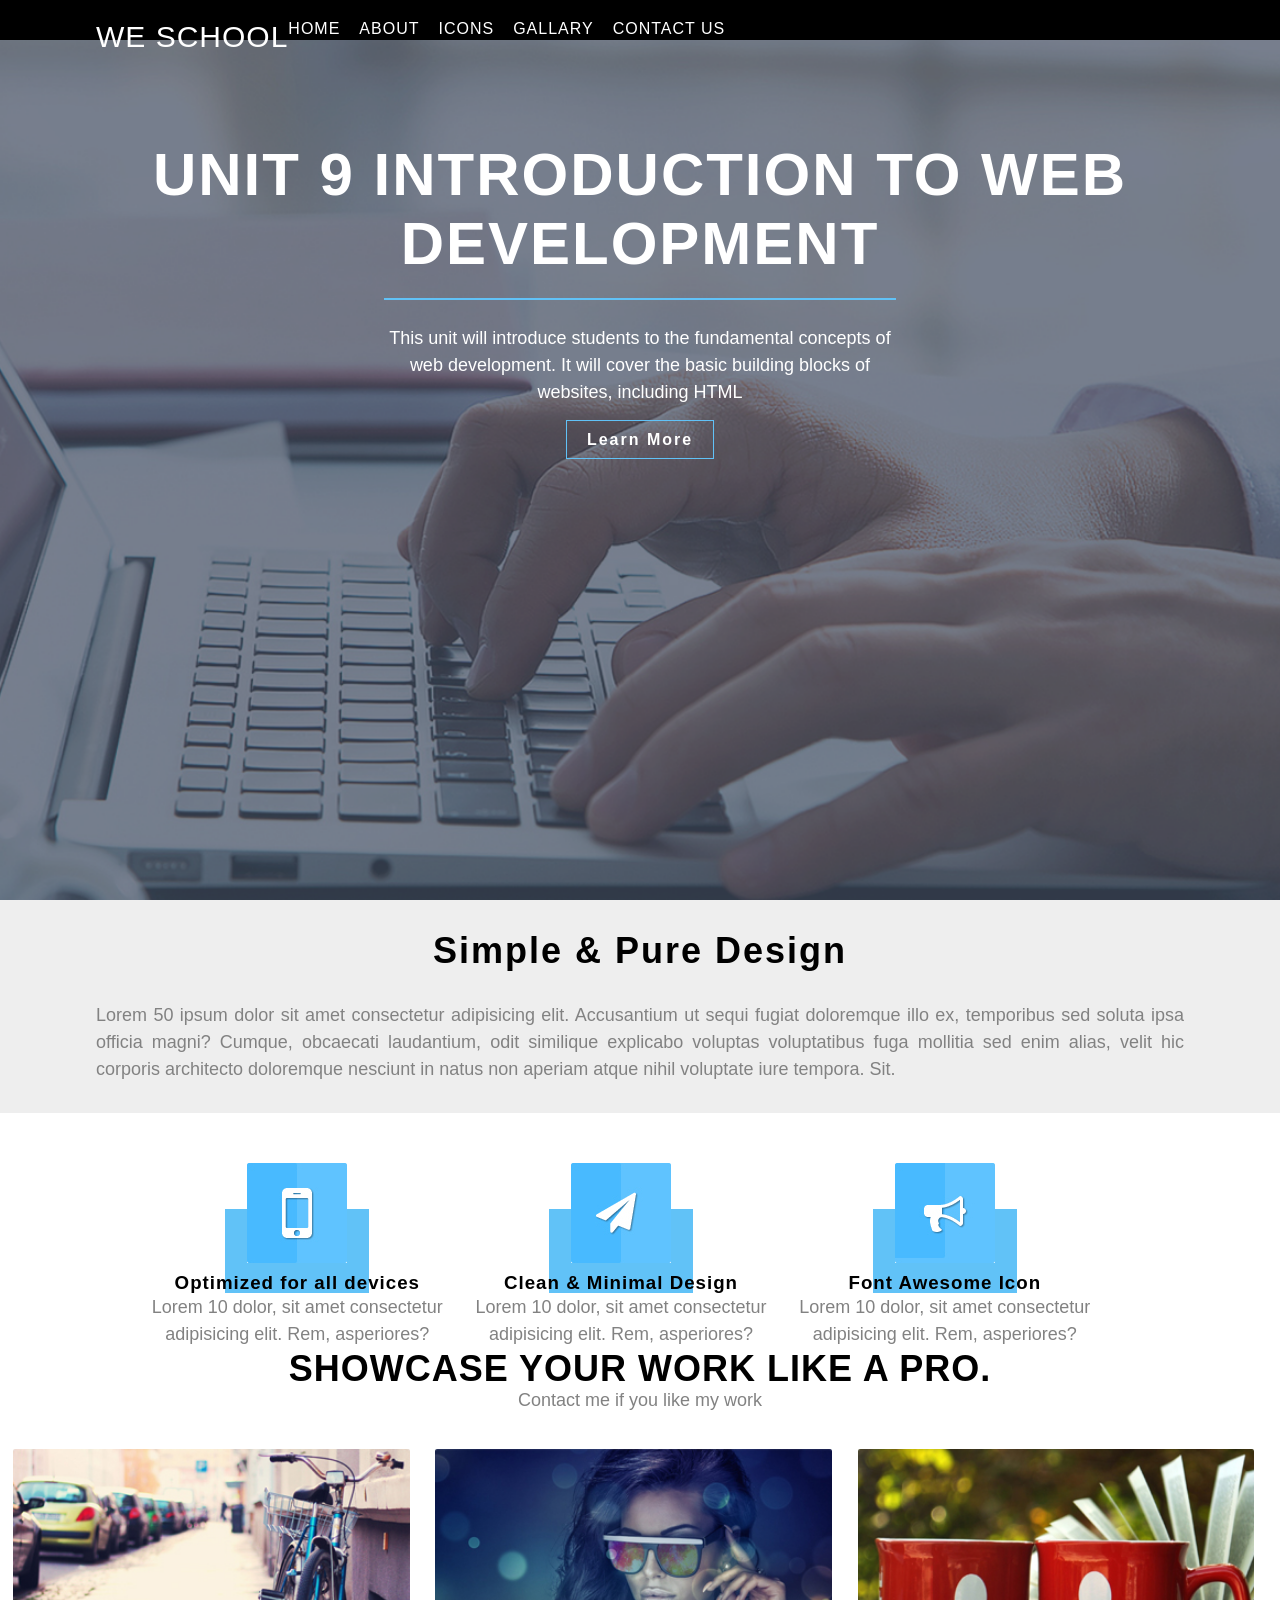
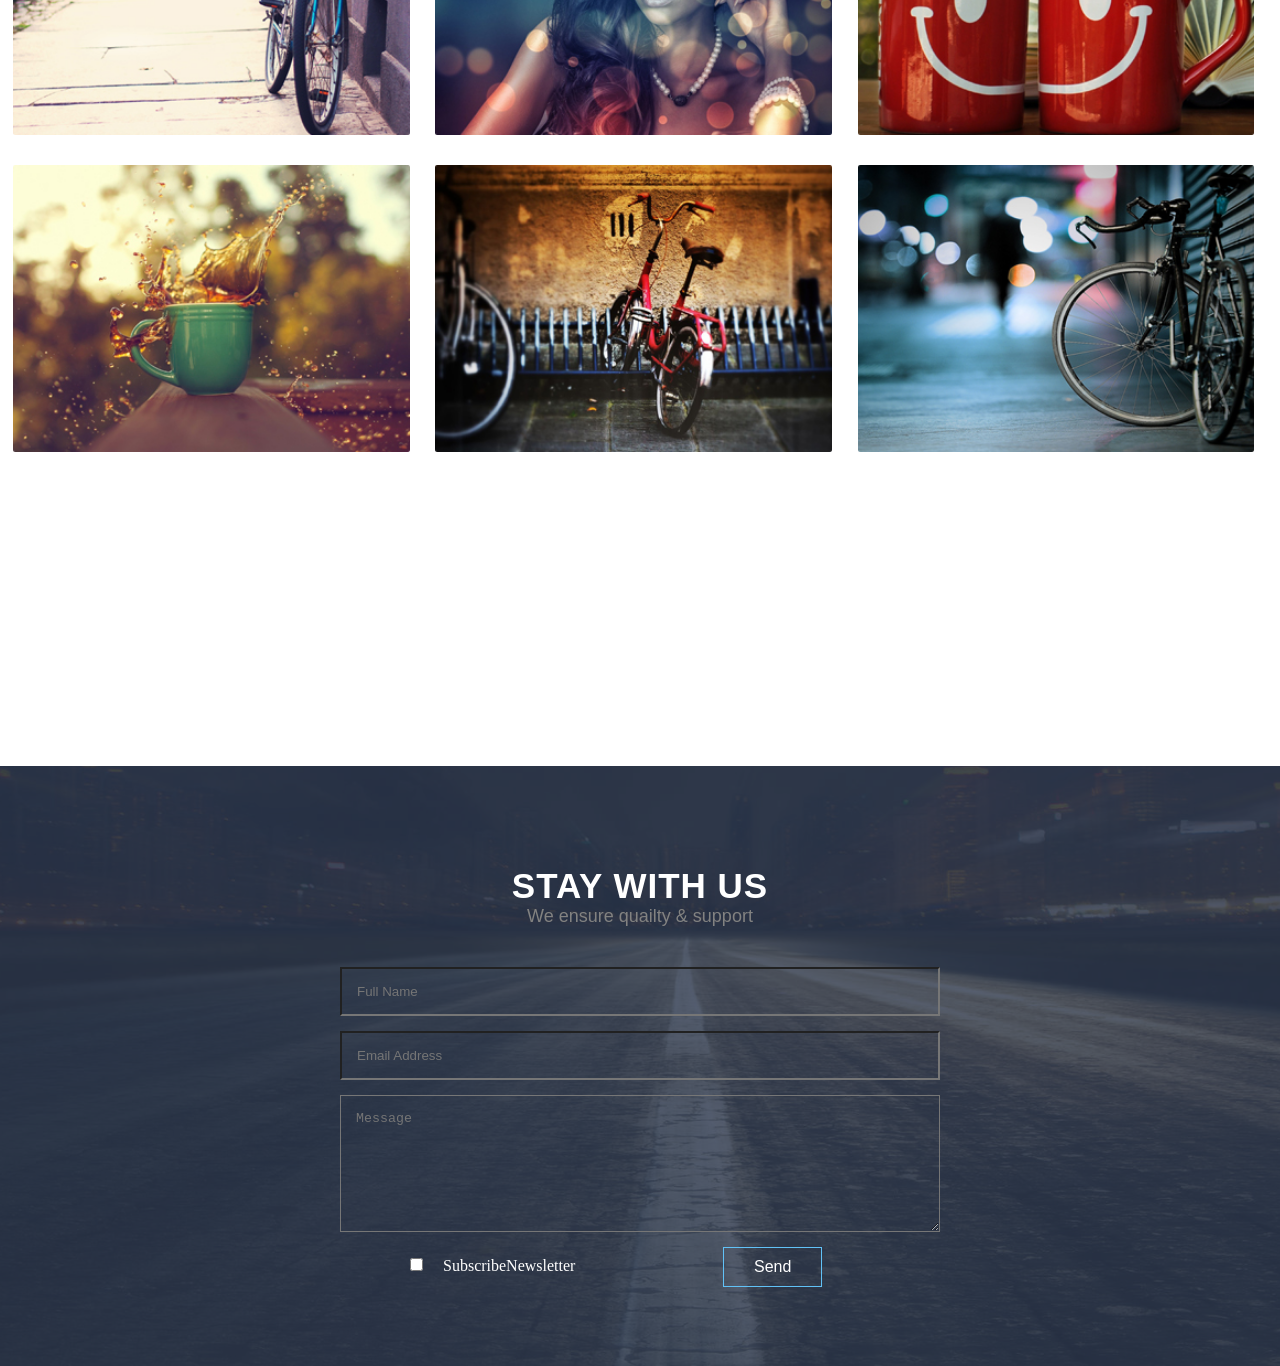
<file: onsite1/index.html>
<!DOCTYPE html>
<html lang="en">

<head>
    <meta charset="UTF-8">
    <meta name="viewport" content="width=device-width, initial-scale=1.0">
    <title>onsite1</title>
    <link rel="stylesheet" href="./style.css">
</head>

<body>
    <div class="header">

        <div class="nav">
            <div class="container">
                <div class="logo">
                    <a href="#">WE School</a>
                </div>
                <div class="main-nav">
                    <ul>
                        <li><a href="#">Home</a></li>
                        <li><a href="#">About</a></li>
                        <li><a href="#">Icons</a></li>
                        <li><a href="#">Gallary</a></li>
                        <li><a href="#">Contact Us</a></li>
                    </ul>
                </div>
            </div>
        </div>
        <div class="hero">
            <h1>Unit 9 Introduction to web <br>development</h1>
            <hr>
            <p>This unit will introduce students to the fundamental
                concepts of web development. It will cover the basic building blocks
                of websites, including HTML</p>
            <a href="#">Learn More</a>
        </div>
    </div>
    <div class="design">
        <div class="container">
            <h2>Simple & Pure Design</h2>
            <p>
                Lorem 50 ipsum dolor sit amet consectetur adipisicing elit.
                Accusantium ut sequi fugiat doloremque illo ex, temporibus sed
                soluta ipsa officia magni? Cumque, obcaecati laudantium, odit
                similique explicabo voluptas voluptatibus fuga mollitia sed enim
                alias, velit hic corporis architecto doloremque nesciunt in natus non
                aperiam atque nihil voluptate iure tempora. Sit.
            </p>
        </div>
    </div>
    <div class="icons">
        <div class="container">
            <div class="row">
                <div class="icon">
                    <i><img src="./icon1.jpg" alt=""></i>
                    <h3>Optimized for all devices</h3>
                    <p>Lorem 10 dolor, sit amet consectetur adipisicing elit.
                        Rem, asperiores?</p>
                </div>
                <div class="icon">
                    <i><img src="./icon2.jpg" alt=""></i>
                    <h3>Clean & Minimal Design </h3>
                    <p>Lorem 10 dolor, sit amet consectetur adipisicing elit.
                        Rem, asperiores?</p>
                </div>
                <div class="icon">
                    <i><img src="./icon3.jpg" alt=""></i>
                    <h3>Font Awesome Icon</h3>
                    <p>Lorem 10 dolor, sit amet consectetur adipisicing elit.
                        Rem, asperiores?</p>
                </div>
            </div>
        </div>
    </div>
    <div class="gallery">
        <div class="container">
            <div class="info">
                <h2>Showcase your work like a pro.</h2>
                <p> Contact me if you like my work</p>
            </div>
        </div>
        <div class="x-row">
            <div class="item">
                <img src="image1.jpg" alt="">
            </div>
            <div class="item">
                <img src="./image2.jpg" alt="">
            </div>
            <div class="item">
                <img src="./image3.jpg" alt="">
            </div>
        </div>

        <div class="x-row">
            <div class="item">
                <img src="./image4.jpg" alt="">
            </div>
            <div class="item">
                <img src="./image5.jpg" alt="">
            </div>
            <div class="item">
                <img src="./image6.jpg" alt="">
            </div>
        </div>
    </div>

    <div class="contact">
        <div class="contact-overlay">
            <div class="container">
                <div class="contact-info">
                    <h2>Stay with us</h2>
                    <p>We ensure quailty & support</p>
                </div>
                <div class="contact-form">
                    <form>
                        <input type="text" placeholder="Full Name">
                        <input type="email" placeholder="Email Address">
                        <textarea rows="7" placeholder="Message"></textarea>
                        <span><input type="checkbox">SubscribeNewsletter</span>
                        <input type="submit" value="Send">
                    </form>
                </div>
            </div>
        </div>
    </div>
</body>

</html>
</file>
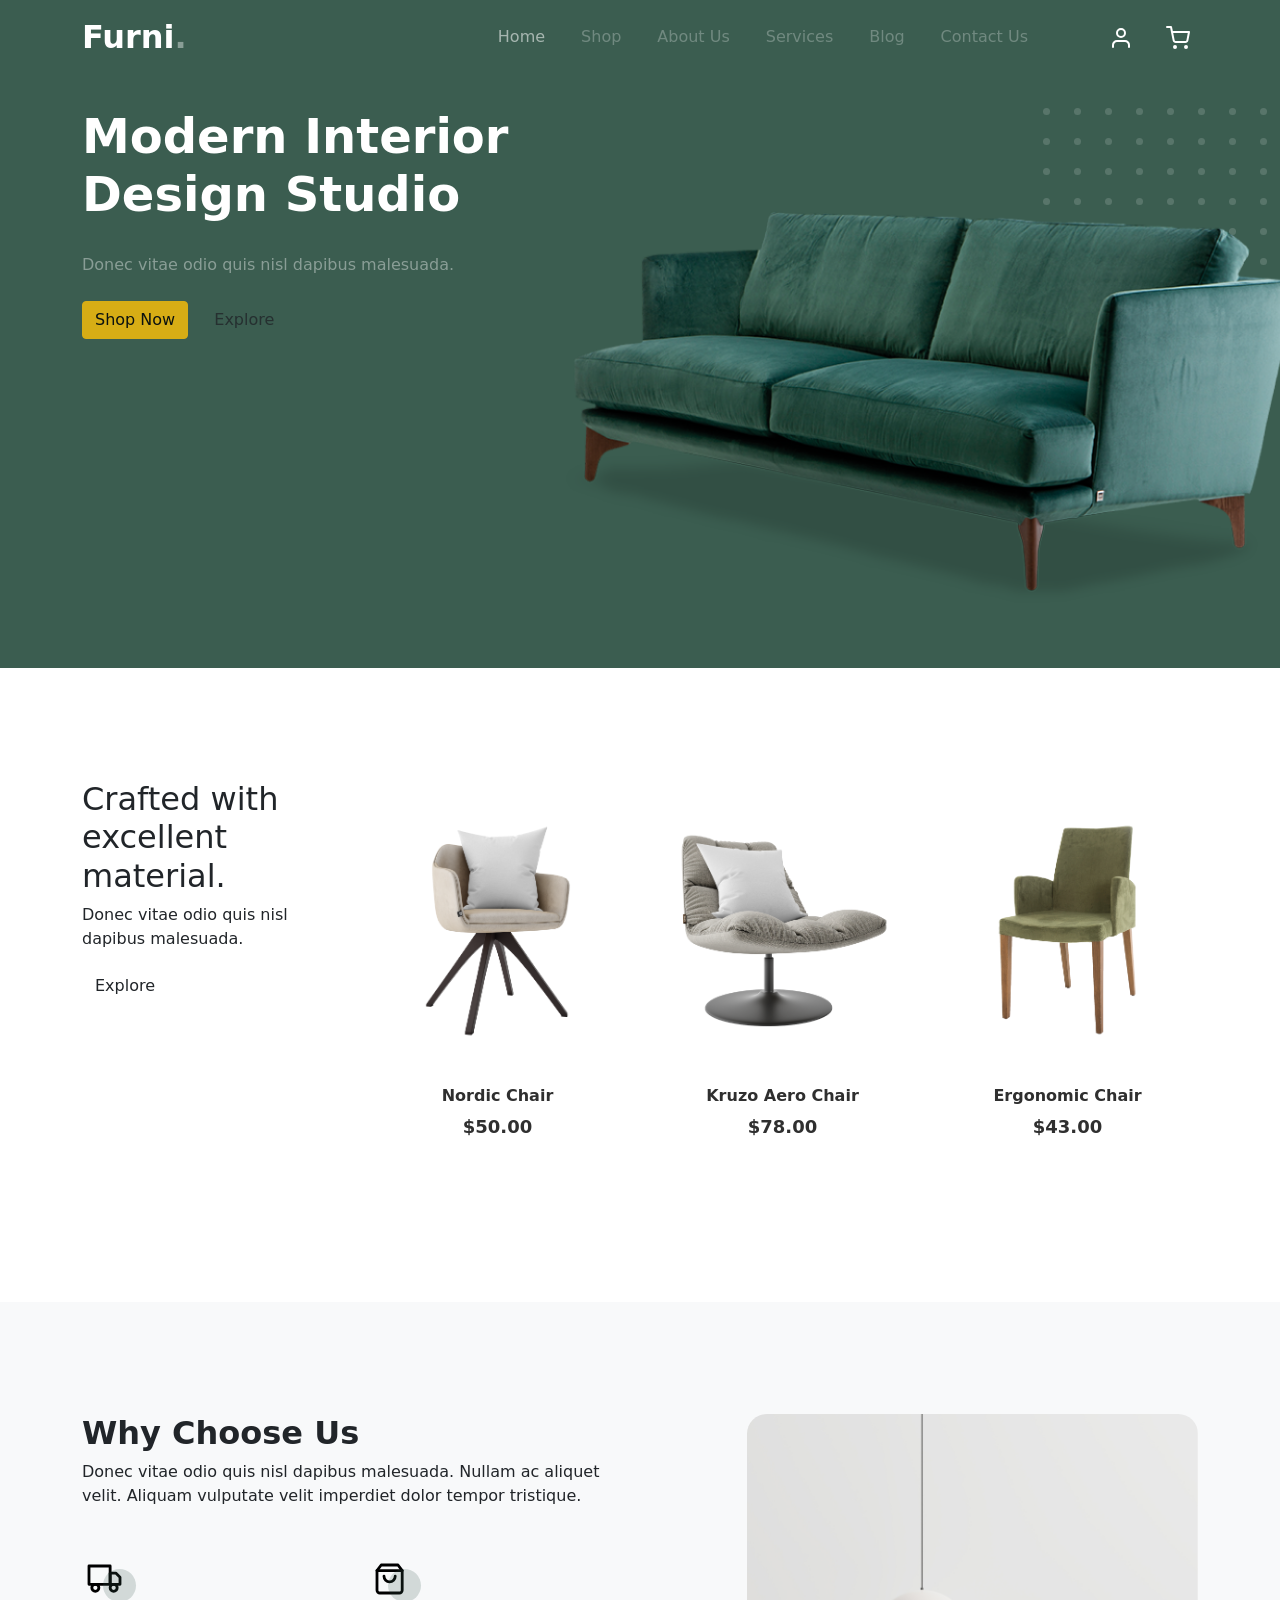
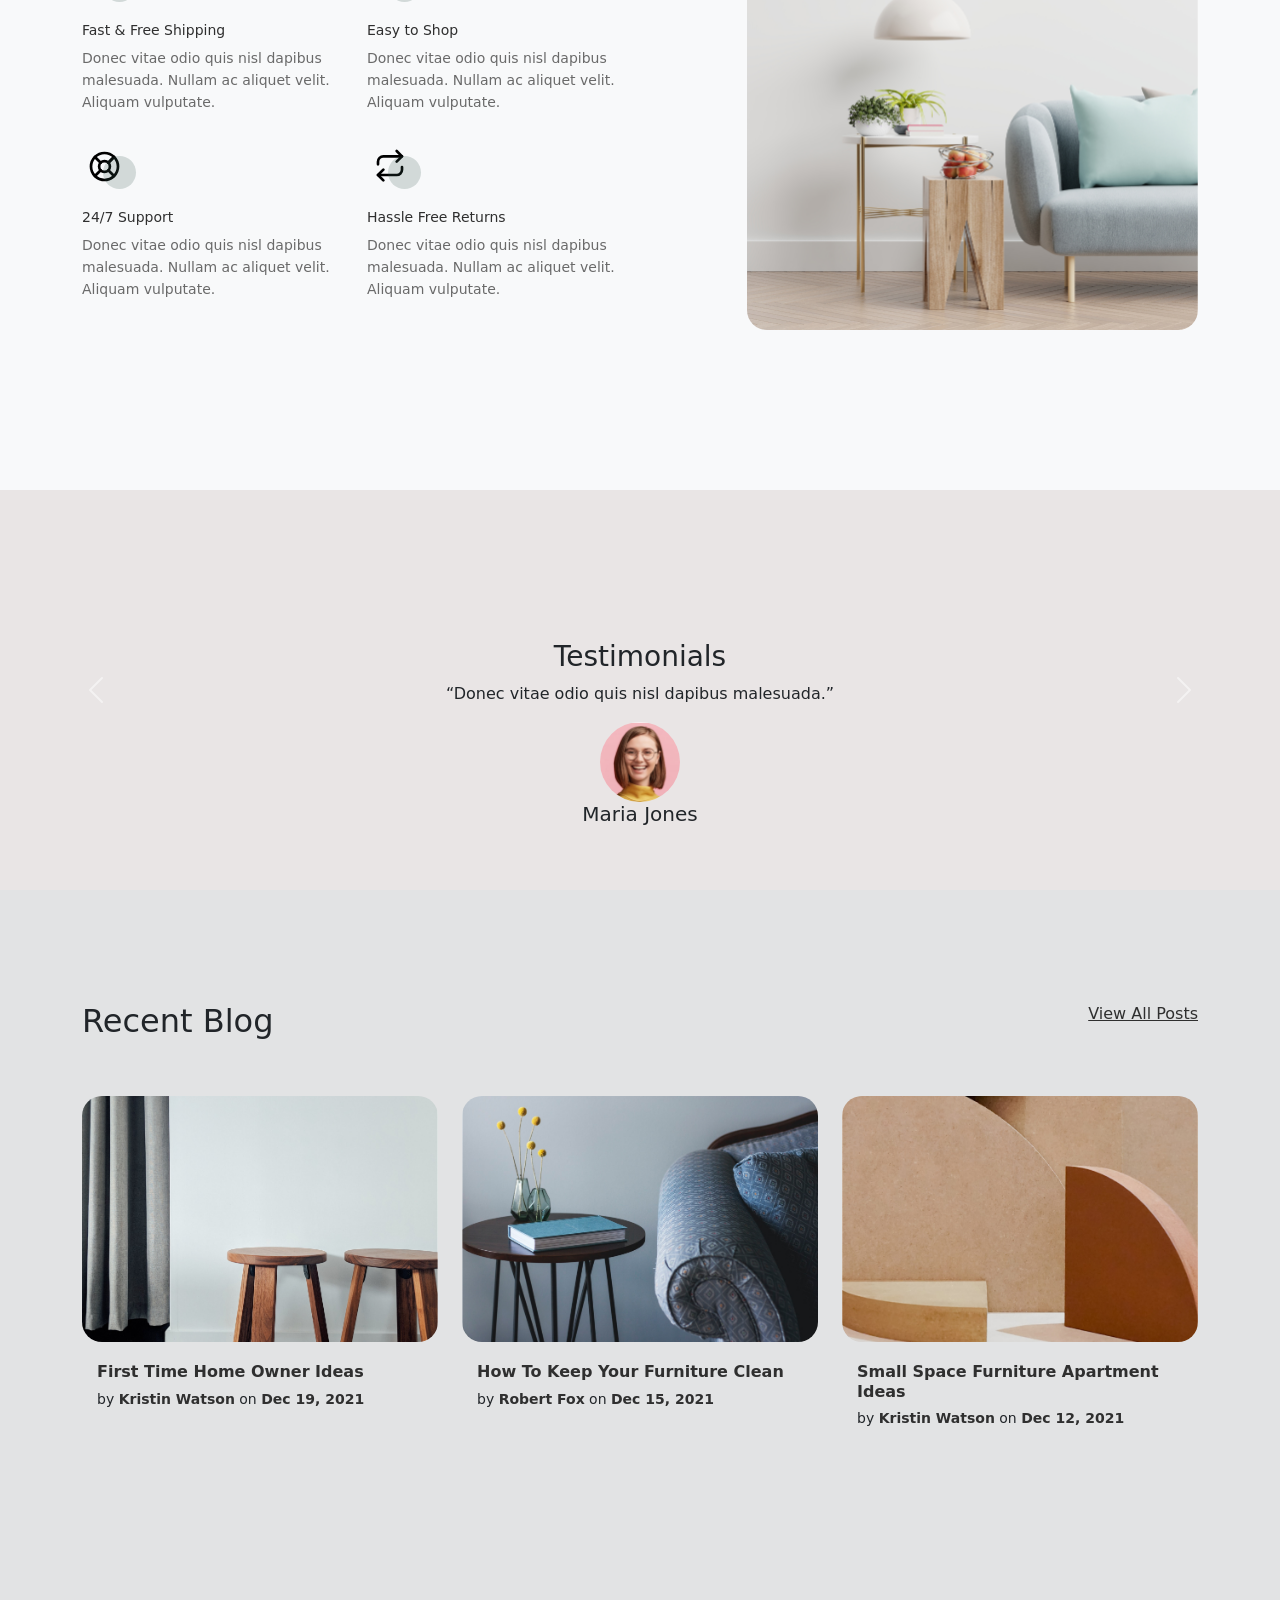
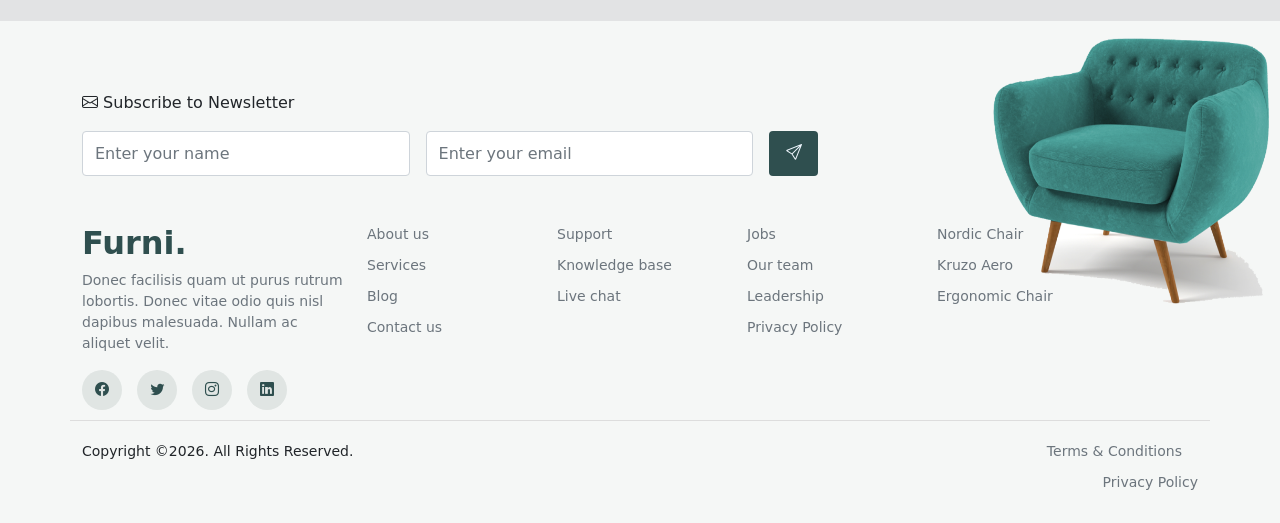
<file: onsite5/index.html>
<!doctype html>
<html lang="en">

<head>
  <meta charset="UTF-8">
  <meta name="viewport" content="width=device-width, initial-scale=1.0">
  <title>Document</title>
  <link rel="stylesheet" href="./style.css">
  <link rel="stylesheet" href="https://cdnjs.cloudflare.com/ajax/libs/font-awesome/6.5.1/css/all.min.css">
  <link href="https://cdn.jsdelivr.net/npm/bootstrap-icons@1.11.1/font/bootstrap-icons.css" rel="stylesheet">
  <link rel="stylesheet" href="./bootstrap.min.css">
</head>

<body>
  <nav class="custom-navbar navbar navbar-expand-md navbar-dark">
    <div class="container">
      <a class="navbar-brand" href="index.html">Furni<span>.</span></a>
      <button class="navbar-toggler" type="button" data-bs-toggle="collapse" data-bs-target="#navbarsFurni">
        <span class="navbar-toggler-icon"></span>
      </button>
      <div class="collapse navbar-collapse" id="navbarsFurni">
        <ul class="custom-navbar-nav navbar-nav ms-auto mb-2 mb-md-0">
          <li class="nav-item active">
            <a class="nav-link" href="index.html">Home</a>
          </li>
          <li class="nav-item">
            <a class="nav-link" href="shop.html">Shop</a>
          </li>
          <li class="nav-item">
            <a class="nav-link" href="about.html">About Us</a>
          </li>
          <li class="nav-item">
            <a class="nav-link" href="services.html">Services</a>
          </li>
          <li class="nav-item">
            <a class="nav-link" href="blog.html">Blog</a>
          </li>
          <li class="nav-item">
            <a class="nav-link" href="contact.html">Contact Us</a>
          </li>
        </ul>
        <ul class="custom-navbar-cta navbar-nav ms-5">
          <li class="nav-item">
            <a class="nav-link" href="Thank You.html"><img src="./user.svg" alt="User" /></a>
          </li>
          <li class="nav-item">
            <a class="nav-link" href="cart.html"><img src="./cart.svg" alt="Cart" /></a>
          </li>
        </ul>
      </div>
    </div>
  </nav>
  <div class="hero">
    <div class="container">
      <div class="row justify-content-between">
        <div class="col-lg-5">
          <div class="intro-excerpt">
            <h1>Modern Interior <span>Design Studio</span></h1>
            <p class="mb-4">Donec vitae odio quis nisl dapibus malesuada.</p>
            <p>
              <a href="shop.html" class="btn btn-warning me-2">Shop Now</a>
              <a href="#" class="btn btn-white-outline">Explore</a>
            </p>
          </div>
        </div>
        <div class="col-lg-7">
          <div class="hero-img-wrap">
            <img src="./couch.png" class="img-fluid" alt="Hero Image" />
          </div>
        </div>
      </div>
    </div>
  </div>
  <div class="product-section">
    <div class="container">
      <div class="row">
        <div class="col-lg-3">
          <h2 class="section-title">Crafted with excellent material.</h2>
          <p>Donec vitae odio quis nisl dapibus malesuada.</p>
          <a href="shop.html" class="btn">Explore</a>
        </div>
        <div class="col-12 col-md-4 col-lg-3">
          <a class="product-item" href="cart.html">
            <img src="./product-1.png" class="img-fluid product-thumbnail" alt="Nordic Chair" />
            <h3>Nordic Chair</h3>
            <strong>$50.00</strong>
            <span class="icon-cross">
              <img src="./cross.svg" alt="Add" />
            </span>
          </a>
        </div>
        <div class="col-12 col-md-4 col-lg-3">
          <a class="product-item" href="cart.html">
            <img src="./product-2.png" class="img-fluid product-thumbnail" alt="Kruzo Aero Chair" />
            <h3>Kruzo Aero Chair</h3>
            <strong>$78.00</strong>
            <span class="icon-cross">
              <img src="./cross.svg" alt="Add" />
            </span>
          </a>
        </div>
        <div class="col-12 col-md-4 col-lg-3">
          <a class="product-item" href="cart.html">
            <img src="./product-3.png" class="img-fluid product-thumbnail" alt="Ergonomic Chair" />
            <h3>Ergonomic Chair</h3>
            <strong>$43.00</strong>
            <span class="icon-cross">
              <img src="./cross.svg" alt="Add" />
            </span>
          </a>
        </div>
      </div>
    </div>
  </div>
  <div class="why-choose-section">
    <div class="container">
      <div class="row justify-content-between">
        <div class="col-lg-6">
          <h2 class="section-title">Why Choose Us</h2>
          <p>
            Donec vitae odio quis nisl dapibus malesuada. Nullam ac aliquet
            velit. Aliquam vulputate velit imperdiet dolor tempor tristique.
          </p>

          <div class="row my-5">
            <div class="col-6 col-md-6">
              <div class="feature">
                <div class="icon">
                  <img src="./truck.svg" alt="Fast & Free Shipping" class="img-fluid" />
                </div>
                <h3>Fast &amp; Free Shipping</h3>
                <p>
                  Donec vitae odio quis nisl dapibus malesuada. Nullam ac
                  aliquet velit. Aliquam vulputate.
                </p>
              </div>
            </div>
            <div class="col-6 col-md-6">
              <div class="feature">
                <div class="icon">
                  <img src="./bag.svg" alt="Easy to Shop" class="img-fluid" />
                </div>
                <h3>Easy to Shop</h3>
                <p>
                  Donec vitae odio quis nisl dapibus malesuada. Nullam ac
                  aliquet velit. Aliquam vulputate.
                </p>
              </div>
            </div>
            <div class="col-6 col-md-6">
              <div class="feature">
                <div class="icon">
                  <img src="./support.svg" alt="24/7 Support" class="img-fluid" />
                </div>
                <h3>24/7 Support</h3>
                <p>
                  Donec vitae odio quis nisl dapibus malesuada. Nullam ac
                  aliquet velit. Aliquam vulputate.
                </p>
              </div>
            </div>
            <div class="col-6 col-md-6">
              <div class="feature">
                <div class="icon">
                  <img src="./return.svg" alt="Hassle Free Returns" class="img-fluid" />
                </div>
                <h3>Hassle Free Returns</h3>
                <p>
                  Donec vitae odio quis nisl dapibus malesuada. Nullam ac
                  aliquet velit. Aliquam vulputate.
                </p>
              </div>
            </div>
          </div>
        </div>
        <div class="col-lg-5">
          <div class="img-wrap">
            <img src="why-choose-us-img.jpg" alt="Why Choose Us" class="img-fluid" />
          </div>
        </div>
      </div>
    </div>
  </div>
  <div id="testimonialCarousel" class="carousel slide" data-bs-ride="carousel">
    <div class="carousel-inner text-center">
      <h3>Testimonials</h3>
      <div class="carousel-item active">
        <blockquote>
          <p>“Donec vitae odio quis nisl dapibus malesuada.”</p>
        </blockquote>
        <img src="person-1.jpg" class="rounded-circle" width="80" alt="Maria Jones" />
        <h5>Maria Jones</h5>
      </div>
      <div class="carousel-item">
        <blockquote>
          <p>“Aliquam vulputate velit imperdiet dolor tempor tristique.”</p>
        </blockquote>
        <img src="person_2.jpg" class="rounded-circle" width="80" alt="John Smith" />
        <h5>John Smith</h5>
      </div>
    </div>
    <button class="carousel-control-prev" data-bs-target="#testimonialCarousel" data-bs-slide="prev">
      <span class="carousel-control-prev-icon"></span>
    </button>
    <button class="carousel-control-next" data-bs-target="#testimonialCarousel" data-bs-slide="next">
      <span class="carousel-control-next-icon"></span>
    </button>
  </div>
  <div class="blog-section">
    <div class="container">
      <div class="row mb-5">
        <div class="col-md-6">
          <h2 class="section-title">Recent Blog</h2>
        </div>
        <div class="col-md-6 text-start text-md-end">
          <a href="#" class="more">View All Posts</a>
        </div>
      </div>
      <div class="row">
        <div class="col-12 col-sm-6 col-md-4 mb-4 mb-md-0">
          <div class="post-entry">
            <a href="#" class="post-thumbnail">
              <img src="post-1.jpg" alt="Blog Image" class="img-fluid" />
            </a>
            <div class="post-content-entry">
              <h3><a href="#">First Time Home Owner Ideas</a></h3>
              <div class="meta">
                <span>by <a href="#">Kristin Watson</a></span>
                <span> on <a href="#">Dec 19, 2021</a></span>
              </div>
            </div>
          </div>
        </div>
        <div class="col-12 col-sm-6 col-md-4 mb-4 mb-md-0">
          <div class="post-entry">
            <a href="#" class="post-thumbnail">
              <img src="post-2.jpg" alt="Blog Image" class="img-fluid" />
            </a>
            <div class="post-content-entry">
              <h3><a href="#">How To Keep Your Furniture Clean</a></h3>
              <div class="meta">
                <span>by <a href="#">Robert Fox</a></span>
                <span> on <a href="#">Dec 15, 2021</a></span>
              </div>
            </div>
          </div>
        </div>
        <div class="col-12 col-sm-6 col-md-4">
          <div class="post-entry">
            <a href="#" class="post-thumbnail">
              <img src="post-3.jpg" alt="Blog Image" class="img-fluid" />
            </a>
            <div class="post-content-entry">
              <h3><a href="#">Small Space Furniture Apartment Ideas</a></h3>
              <div class="meta">
                <span>by <a href="#">Kristin Watson</a></span>
                <span> on <a href="#">Dec 12, 2021</a></span>
              </div>
            </div>
          </div>
        </div>
      </div>
    </div>
  </div>
  <footer class="footer">
    <div class="container">
      <img src="sofa.png" alt="Image" class="img-fluid" />
      <div class="row mb-5">
        <div class="col-md-8">
          <label class="mb-3 fw-semibold">
            <i class="bi bi-envelope"></i> Subscribe to Newsletter
          </label>
          <div class="d-flex gap-3">
            <input type="text" class="form-control newsletter-input" placeholder="Enter your name" />
            <input type="email" class="form-control newsletter-input" placeholder="Enter your email" />
            <button class="btn newsletter-btn">
              <i class="bi bi-send"></i>
            </button>
          </div>
        </div>
      </div>
      <div class="row">
        <div class="col-md-3">
          <h2>Furni.</h2>
          <p>
            Donec facilisis quam ut purus rutrum lobortis. Donec vitae odio
            quis nisl dapibus malesuada. Nullam ac aliquet velit.
          </p>

          <div class="social-icons mt-3">
            <a href="#"><i class="bi bi-facebook"></i></a>
            <a href="#"><i class="bi bi-twitter"></i></a>
            <a href="#"><i class="bi bi-instagram"></i></a>
            <a href="#"><i class="bi bi-linkedin"></i></a>
          </div>
        </div>
        <div class="col-md-2">
          <a href="#">About us</a>
          <a href="#">Services</a>
          <a href="#">Blog</a>
          <a href="#">Contact us</a>
        </div>
        <div class="col-md-2">
          <a href="#">Support</a>
          <a href="#">Knowledge base</a>
          <a href="#">Live chat</a>
        </div>
        <div class="col-md-2">
          <a href="#">Jobs</a>
          <a href="#">Our team</a>
          <a href="#">Leadership</a>
          <a href="#">Privacy Policy</a>
        </div>
        <div class="col-md-3">
          <a href="#">Nordic Chair</a>
          <a href="#">Kruzo Aero</a>
          <a href="#">Ergonomic Chair</a>
        </div>
      </div>
      <div class="row footer-bottom">
        <div class="col-md-6">Copyright ©2026. All Rights Reserved.</div>
        <div class="col-md-6 text-md-end">
          <a href="#" class="me-3">Terms & Conditions</a>
          <a href="#">Privacy Policy</a>
        </div>
      </div>
    </div>
  </footer>
</body>
<script src="./bootstrap.bundle.min.js"></script>

</html>
</file>
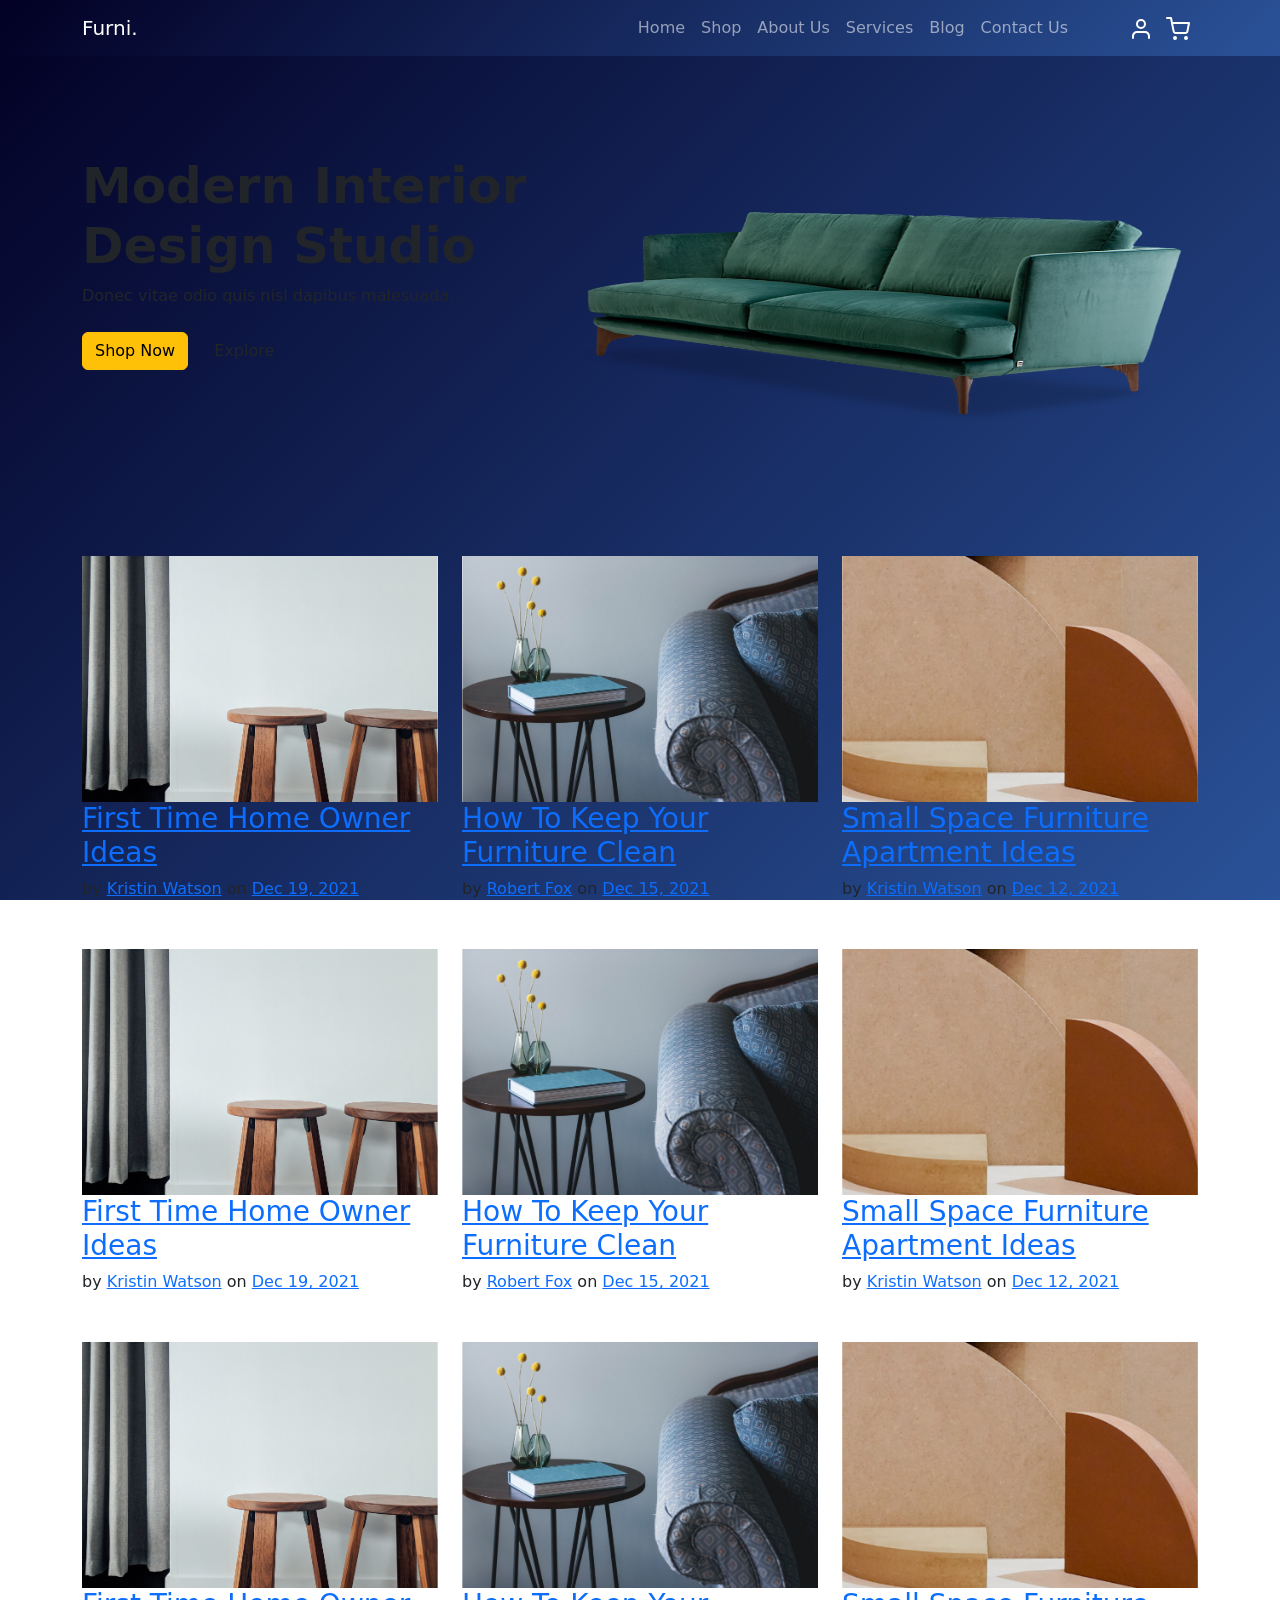
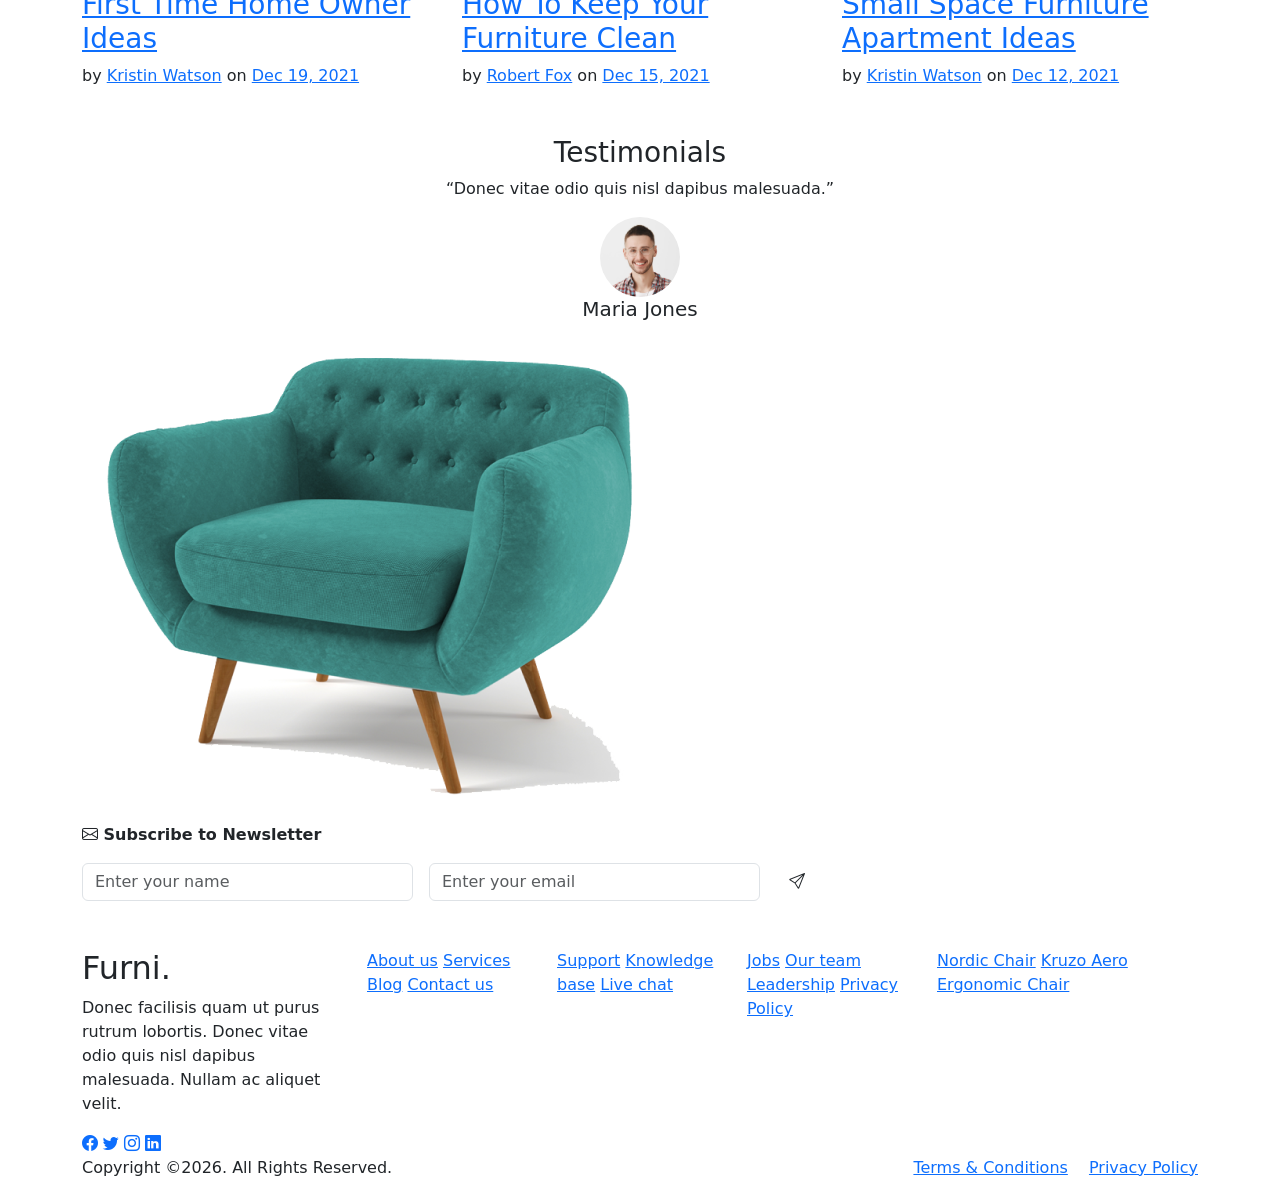
<file: blog.html>
<!doctype html>
<html lang="en">

<head>
  <meta charset="UTF-8">
  <meta name="viewport" content="width=device-width, initial-scale=1.0">
  <title>Document</title>
  <link rel="stylesheet" href="./style.css">
  <link rel="stylesheet" href="https://cdnjs.cloudflare.com/ajax/libs/font-awesome/6.5.1/css/all.min.css">
  <link href="https://cdn.jsdelivr.net/npm/bootstrap-icons@1.11.1/font/bootstrap-icons.css" rel="stylesheet">
  <link rel="stylesheet" href="./bootstrap.min.css">
</head>

<body>
  <nav class="custom-navbar navbar navbar-expand-md navbar-dark">
    <div class="container">
      <a class="navbar-brand" href="index.html">Furni<span>.</span></a>
      <button class="navbar-toggler" type="button" data-bs-toggle="collapse" data-bs-target="#navbarsFurni">
        <span class="navbar-toggler-icon"></span>
      </button>
      <div class="collapse navbar-collapse" id="navbarsFurni">
        <ul class="custom-navbar-nav navbar-nav ms-auto mb-2 mb-md-0">
          <li class="nav-item active">
            <a class="nav-link" href="index.html">Home</a>
          </li>
          <li class="nav-item">
            <a class="nav-link" href="shop.html">Shop</a>
          </li>
          <li class="nav-item">
            <a class="nav-link" href="about.html">About Us</a>
          </li>
          <li class="nav-item">
            <a class="nav-link" href="services.html">Services</a>
          </li>
          <li class="nav-item">
            <a class="nav-link" href="blog.html">Blog</a>
          </li>
          <li class="nav-item">
            <a class="nav-link" href="contact.html">Contact Us</a>
          </li>
        </ul>
        <ul class="custom-navbar-cta navbar-nav ms-5">
          <li class="nav-item">
            <a class="nav-link" href="#"><img src="user.svg" alt="User" /></a>
          </li>
          <li class="nav-item">
            <a class="nav-link" href="cart.html"><img src="cart.svg" alt="Cart" /></a>
          </li>
        </ul>
      </div>
    </div>
  </nav>
  <div class="hero">
    <div class="container">
      <div class="row justify-content-between">
        <div class="col-lg-5">
          <div class="intro-excerpt">
            <h1>Modern Interior <span>Design Studio</span></h1>
            <p class="mb-4">Donec vitae odio quis nisl dapibus malesuada.</p>
            <p>
              <a href="shop.html" class="btn btn-warning me-2">Shop Now</a>
              <a href="#" class="btn btn-white-outline">Explore</a>
            </p>
          </div>
        </div>
        <div class="col-lg-7">
          <div class="hero-img-wrap">
            <img src="couch.png" class="img-fluid" alt="Hero Image" />
          </div>
        </div>
      </div>
    </div>
  </div>
  <div class="blog-section">
    <div class="container">
      <div class="row">
        <div class="col-12 col-sm-6 col-md-4 mb-5">
          <div class="post-entry">
            <a href="#" class="post-thumbnail"><img src="post-1.jpg" alt="Image" class="img-fluid" /></a>
            <div class="post-content-entry">
              <h3><a href="#">First Time Home Owner Ideas</a></h3>
              <div class="meta">
                <span>by <a href="#">Kristin Watson</a></span>
                <span>on <a href="#">Dec 19, 2021</a></span>
              </div>
            </div>
          </div>
        </div>
        <div class="col-12 col-sm-6 col-md-4 mb-5">
          <div class="post-entry">
            <a href="#" class="post-thumbnail"><img src="post-2.jpg" alt="Image" class="img-fluid" /></a>
            <div class="post-content-entry">
              <h3><a href="#">How To Keep Your Furniture Clean</a></h3>
              <div class="meta">
                <span>by <a href="#">Robert Fox</a></span>
                <span>on <a href="#">Dec 15, 2021</a></span>
              </div>
            </div>
          </div>
        </div>
        <div class="col-12 col-sm-6 col-md-4 mb-5">
          <div class="post-entry">
            <a href="#" class="post-thumbnail"><img src="post-3.jpg" alt="Image" class="img-fluid" /></a>
            <div class="post-content-entry">
              <h3><a href="#">Small Space Furniture Apartment Ideas</a></h3>
              <div class="meta">
                <span>by <a href="#">Kristin Watson</a></span>
                <span>on <a href="#">Dec 12, 2021</a></span>
              </div>
            </div>
          </div>
        </div>
        <div class="col-12 col-sm-6 col-md-4 mb-5">
          <div class="post-entry">
            <a href="#" class="post-thumbnail"><img src="post-1.jpg" alt="Image" class="img-fluid" /></a>
            <div class="post-content-entry">
              <h3><a href="#">First Time Home Owner Ideas</a></h3>
              <div class="meta">
                <span>by <a href="#">Kristin Watson</a></span>
                <span>on <a href="#">Dec 19, 2021</a></span>
              </div>
            </div>
          </div>
        </div>
        <div class="col-12 col-sm-6 col-md-4 mb-5">
          <div class="post-entry">
            <a href="#" class="post-thumbnail"><img src="post-2.jpg" alt="Image" class="img-fluid" /></a>
            <div class="post-content-entry">
              <h3><a href="#">How To Keep Your Furniture Clean</a></h3>
              <div class="meta">
                <span>by <a href="#">Robert Fox</a></span>
                <span>on <a href="#">Dec 15, 2021</a></span>
              </div>
            </div>
          </div>
        </div>
        <div class="col-12 col-sm-6 col-md-4 mb-5">
          <div class="post-entry">
            <a href="#" class="post-thumbnail"><img src="post-3.jpg" alt="Image" class="img-fluid" /></a>
            <div class="post-content-entry">
              <h3><a href="#">Small Space Furniture Apartment Ideas</a></h3>
              <div class="meta">
                <span>by <a href="#">Kristin Watson</a></span>
                <span>on <a href="#">Dec 12, 2021</a></span>
              </div>
            </div>
          </div>
        </div>
        <div class="col-12 col-sm-6 col-md-4 mb-5">
          <div class="post-entry">
            <a href="#" class="post-thumbnail"><img src="post-1.jpg" alt="Image" class="img-fluid" /></a>
            <div class="post-content-entry">
              <h3><a href="#">First Time Home Owner Ideas</a></h3>
              <div class="meta">
                <span>by <a href="#">Kristin Watson</a></span>
                <span>on <a href="#">Dec 19, 2021</a></span>
              </div>
            </div>
          </div>
        </div>
        <div class="col-12 col-sm-6 col-md-4 mb-5">
          <div class="post-entry">
            <a href="#" class="post-thumbnail"><img src="post-2.jpg" alt="Image" class="img-fluid" /></a>
            <div class="post-content-entry">
              <h3><a href="#">How To Keep Your Furniture Clean</a></h3>
              <div class="meta">
                <span>by <a href="#">Robert Fox</a></span>
                <span>on <a href="#">Dec 15, 2021</a></span>
              </div>
            </div>
          </div>
        </div>
        <div class="col-12 col-sm-6 col-md-4 mb-5">
          <div class="post-entry">
            <a href="#" class="post-thumbnail"><img src="post-3.jpg" alt="Image" class="img-fluid" /></a>
            <div class="post-content-entry">
              <h3><a href="#">Small Space Furniture Apartment Ideas</a></h3>
              <div class="meta">
                <span>by <a href="#">Kristin Watson</a></span>
                <span>on <a href="#">Dec 12, 2021</a></span>
              </div>
            </div>
          </div>
        </div>
      </div>
    </div>
  </div>
  <div id="testimonialCarousel" class="carousel slide" data-bs-ride="carousel">
    <div class="carousel-inner text-center">
      <h3>Testimonials</h3>
      <div class="carousel-item active">
        <blockquote>
          <p>“Donec vitae odio quis nisl dapibus malesuada.”</p>
        </blockquote>
        <img src="person_1.jpg" class="rounded-circle" width="80" alt="Maria Jones" />
        <h5>Maria Jones</h5>
      </div>
      <div class="carousel-item">
        <blockquote>
          <p>“Aliquam vulputate velit imperdiet dolor tempor tristique.”</p>
        </blockquote>
        <img src="person_2.jpg" class="rounded-circle" width="80" alt="John Smith" />
        <h5>John Smith</h5>
      </div>
    </div>
    <button class="carousel-control-prev" data-bs-target="#testimonialCarousel" data-bs-slide="prev">
      <span class="carousel-control-prev-icon"></span>
    </button>
    <button class="carousel-control-next" data-bs-target="#testimonialCarousel" data-bs-slide="next">
      <span class="carousel-control-next-icon"></span>
    </button>
  </div>
  <footer class="footer">
    <div class="container">
      <img src="sofa.png" alt="Image" class="img-fluid" />

      <!-- Newsletter -->
      <div class="row mb-5">
        <div class="col-md-8">
          <label class="mb-3 fw-semibold">
            <i class="bi bi-envelope"></i> Subscribe to Newsletter
          </label>
          <div class="d-flex gap-3">
            <input type="text" class="form-control newsletter-input" placeholder="Enter your name" />
            <input type="email" class="form-control newsletter-input" placeholder="Enter your email" />
            <button class="btn newsletter-btn">
              <i class="bi bi-send"></i>
            </button>
          </div>
        </div>
      </div>

      <!-- Footer Links -->
      <div class="row">
        <!-- About -->
        <div class="col-md-3">
          <h2>Furni.</h2>
          <p>
            Donec facilisis quam ut purus rutrum lobortis. Donec vitae odio
            quis nisl dapibus malesuada. Nullam ac aliquet velit.
          </p>

          <div class="social-icons mt-3">
            <a href="#"><i class="bi bi-facebook"></i></a>
            <a href="#"><i class="bi bi-twitter"></i></a>
            <a href="#"><i class="bi bi-instagram"></i></a>
            <a href="#"><i class="bi bi-linkedin"></i></a>
          </div>
        </div>

        <!-- Column 1 -->
        <div class="col-md-2">
          <a href="#">About us</a>
          <a href="#">Services</a>
          <a href="#">Blog</a>
          <a href="#">Contact us</a>
        </div>

        <!-- Column 2 -->
        <div class="col-md-2">
          <a href="#">Support</a>
          <a href="#">Knowledge base</a>
          <a href="#">Live chat</a>
        </div>

        <!-- Column 3 -->
        <div class="col-md-2">
          <a href="#">Jobs</a>
          <a href="#">Our team</a>
          <a href="#">Leadership</a>
          <a href="#">Privacy Policy</a>
        </div>

        <!-- Column 4 -->
        <div class="col-md-3">
          <a href="#">Nordic Chair</a>
          <a href="#">Kruzo Aero</a>
          <a href="#">Ergonomic Chair</a>
        </div>
      </div>

      <!-- Bottom -->
      <div class="row footer-bottom">
        <div class="col-md-6">Copyright ©2026. All Rights Reserved.</div>
        <div class="col-md-6 text-md-end">
          <a href="#" class="me-3">Terms & Conditions</a>
          <a href="#">Privacy Policy</a>
        </div>
      </div>
    </div>
  </footer>
  <script src="./bootstrap.bundle.min.js"></script>
</body>

</html>
</file>
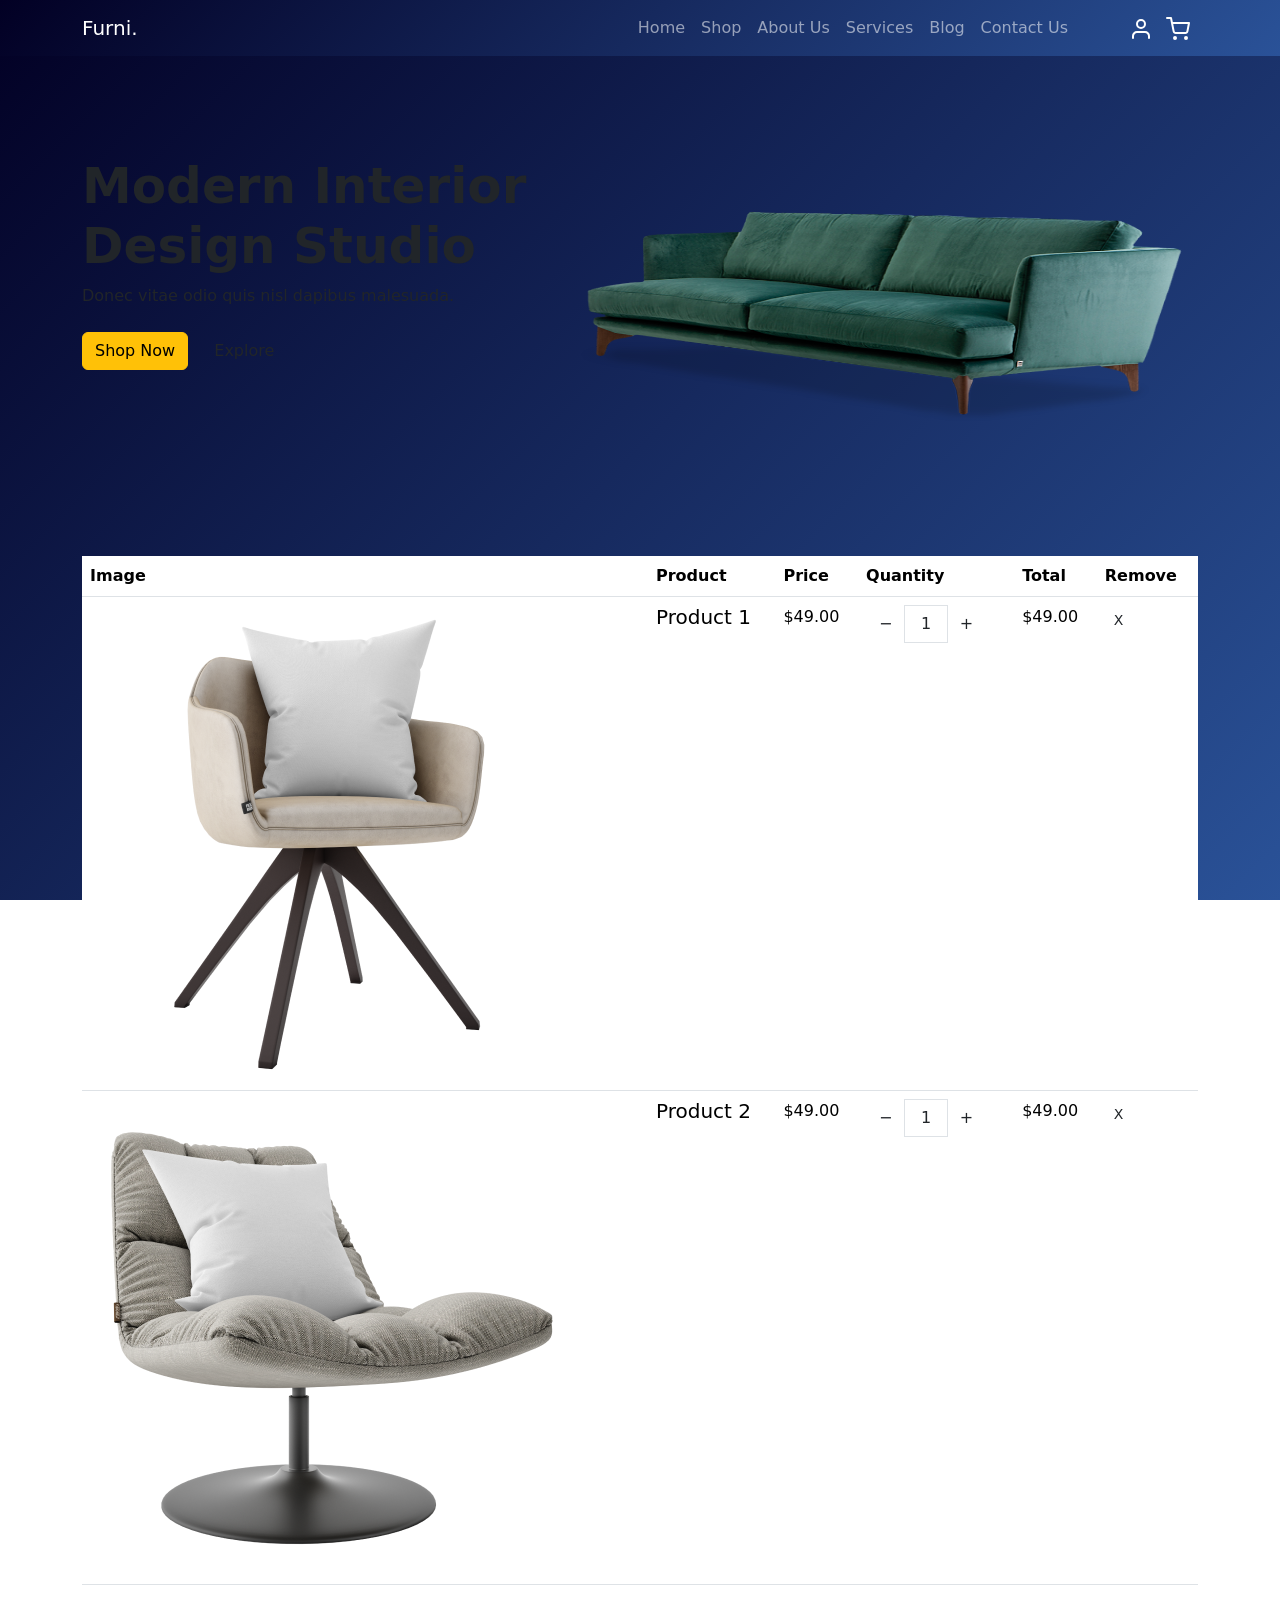
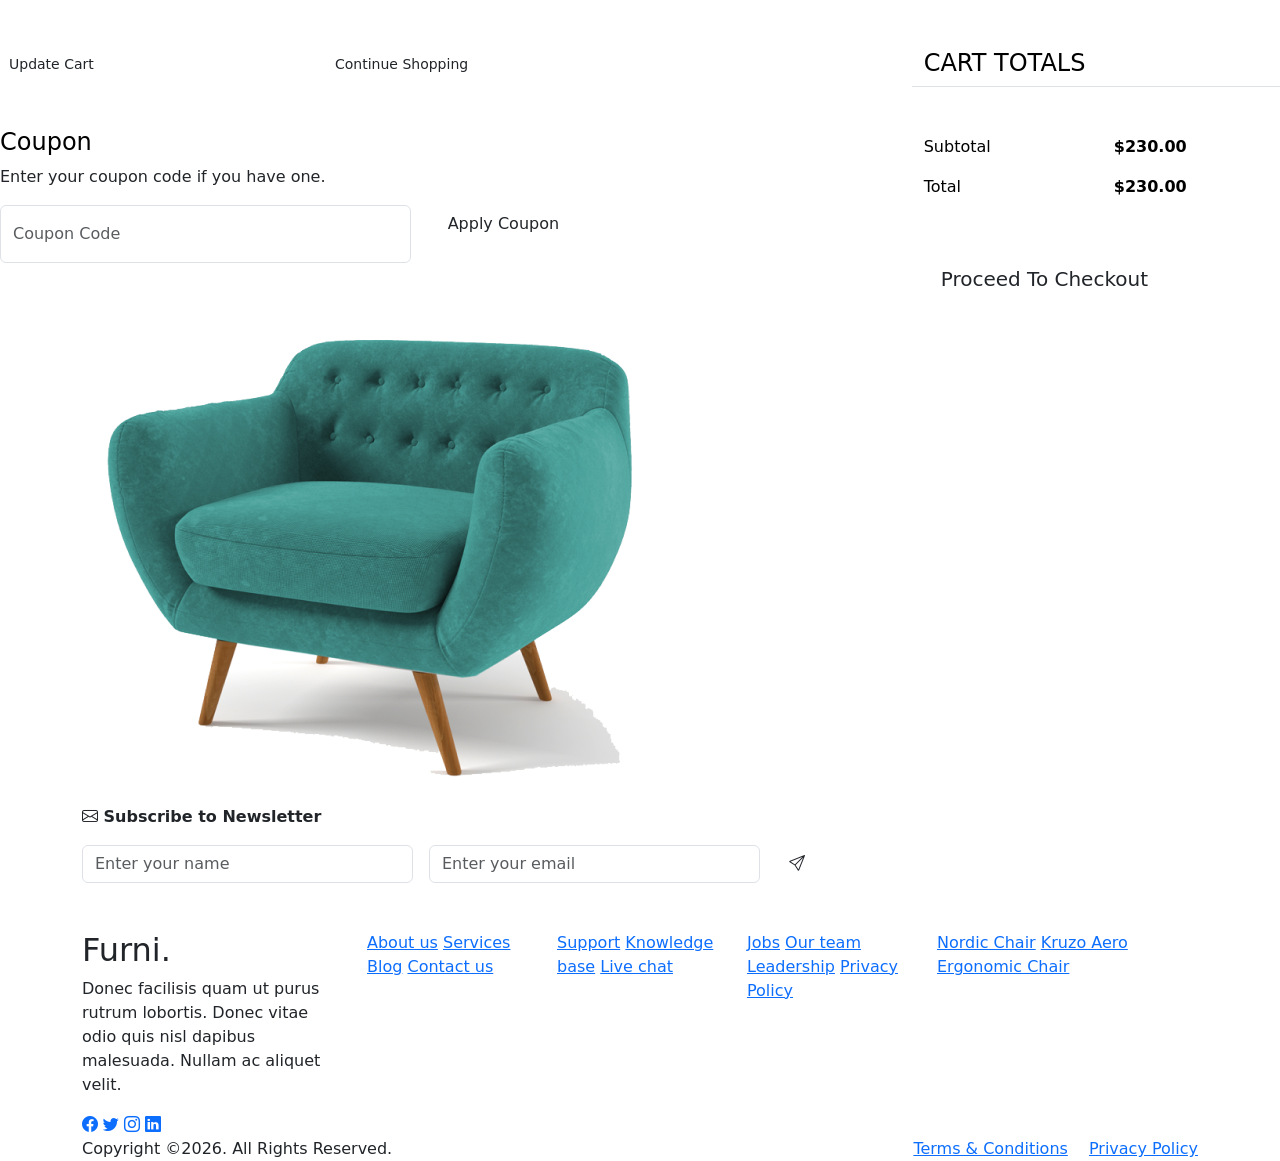
<file: cart.html>
<!doctype html>
<html lang="en">

<head>
  <meta charset="UTF-8">
  <meta name="viewport" content="width=device-width, initial-scale=1.0">
  <title>Document</title>
  <link rel="stylesheet" href="./style.css">
  <link rel="stylesheet" href="https://cdnjs.cloudflare.com/ajax/libs/font-awesome/6.5.1/css/all.min.css">
  <link href="https://cdn.jsdelivr.net/npm/bootstrap-icons@1.11.1/font/bootstrap-icons.css" rel="stylesheet">
  <link rel="stylesheet" href="./bootstrap.min.css">
</head>

<body>
  <nav class="custom-navbar navbar navbar-expand-md navbar-dark">
    <div class="container">
      <a class="navbar-brand" href="index.html">Furni<span>.</span></a>
      <button class="navbar-toggler" type="button" data-bs-toggle="collapse" data-bs-target="#navbarsFurni">
        <span class="navbar-toggler-icon"></span>
      </button>
      <div class="collapse navbar-collapse" id="navbarsFurni">
        <ul class="custom-navbar-nav navbar-nav ms-auto mb-2 mb-md-0">
          <li class="nav-item active">
            <a class="nav-link" href="index.html">Home</a>
          </li>
          <li class="nav-item">
            <a class="nav-link" href="shop.html">Shop</a>
          </li>
          <li class="nav-item">
            <a class="nav-link" href="about.html">About Us</a>
          </li>
          <li class="nav-item">
            <a class="nav-link" href="services.html">Services</a>
          </li>
          <li class="nav-item">
            <a class="nav-link" href="blog.html">Blog</a>
          </li>
          <li class="nav-item">
            <a class="nav-link" href="contact.html">Contact Us</a>
          </li>
        </ul>
        <ul class="custom-navbar-cta navbar-nav ms-5">
          <li class="nav-item">
            <a class="nav-link" href="#"><img src="user.svg" alt="User" /></a>
          </li>
          <li class="nav-item">
            <a class="nav-link" href="cart.html"><img src="cart.svg" alt="Cart" /></a>
          </li>
        </ul>
      </div>
    </div>
  </nav>
  <div class="hero">
    <div class="container">
      <div class="row justify-content-between">
        <div class="col-lg-5">
          <div class="intro-excerpt">
            <h1>Modern Interior <span>Design Studio</span></h1>
            <p class="mb-4">Donec vitae odio quis nisl dapibus malesuada.</p>
            <p>
              <a href="shop.html" class="btn btn-warning me-2">Shop Now</a>
              <a href="#" class="btn btn-white-outline">Explore</a>
            </p>
          </div>
        </div>
        <div class="col-lg-7">
          <div class="hero-img-wrap">
            <img src="couch.png" class="img-fluid" alt="Hero Image" />
          </div>
        </div>
      </div>
    </div>
  </div>
  <div class="untree_co-section before-footer-section">
    <div class="container">
      <div class="row mb-5">
        <form class="col-md-12" method="post">
          <div class="site-blocks-table">
            <table class="table">
              <thead>
                <tr>
                  <th class="product-thumbnail">Image</th>
                  <th class="product-name">Product</th>
                  <th class="product-price">Price</th>
                  <th class="product-quantity">Quantity</th>
                  <th class="product-total">Total</th>
                  <th class="product-remove">Remove</th>
                </tr>
              </thead>

              <tbody>
                <!-- Product 1 -->
                <tr>
                  <td class="product-thumbnail">
                    <img src="product-1.png" alt="Product Image" class="img-fluid" />
                  </td>
                  <td class="product-name">
                    <h2 class="h5 text-black">Product 1</h2>
                  </td>
                  <td>$49.00</td>
                  <td>
                    <div class="input-group mb-3 d-flex align-items-center quantity-container" style="max-width: 120px">
                      <div class="input-group-prepend">
                        <button class="btn btn-outline-black decrease" type="button">
                          &minus;
                        </button>
                      </div>
                      <input type="text" class="form-control text-center quantity-amount" value="1" />

                      <div class="input-group-append">
                        <button class="btn btn-outline-black increase" type="button">
                          &plus;
                        </button>
                      </div>
                    </div>
                  </td>
                  <td>$49.00</td>
                  <td>
                    <a href="#" class="btn btn-black btn-sm">X</a>
                  </td>
                </tr>
                <!-- Product 2 -->
                <tr>
                  <td class="product-thumbnail">
                    <img src="product-2.png" alt="Product Image" class="img-fluid" />
                  </td>

                  <td class="product-name">
                    <h2 class="h5 text-black">Product 2</h2>
                  </td>

                  <td>$49.00</td>

                  <td>
                    <div class="input-group mb-3 d-flex align-items-center quantity-container" style="max-width: 120px">
                      <div class="input-group-prepend">
                        <button class="btn btn-outline-black decrease" type="button">
                          &minus;
                        </button>
                      </div>

                      <input type="text" class="form-control text-center quantity-amount" value="1" />

                      <div class="input-group-append">
                        <button class="btn btn-outline-black increase" type="button">
                          &plus;
                        </button>
                      </div>
                    </div>
                  </td>
                  <td>$49.00</td>

                  <td>
                    <a href="#" class="btn btn-black btn-sm">X</a>
                  </td>
                </tr>
              </tbody>
            </table>
          </div>
        </form>
      </div>
    </div>
  </div>
  <div class="row">
    <div class="col-md-6">
      <div class="row mb-5">
        <div class="col-md-6 mb-3 mb-md-0">
          <button class="btn btn-black btn-sm btn-block">Update Cart</button>
        </div>
        <div class="col-md-6">
          <button class="btn btn-outline-black btn-sm btn-block">
            Continue Shopping
          </button>
        </div>
      </div>
      <div class="row">
        <div class="col-md-12">
          <label class="text-black h4" for="coupon">Coupon</label>
          <p>Enter your coupon code if you have one.</p>
        </div>
        <div class="col-md-8 mb-3 mb-md-0">
          <input type="text" class="form-control py-3" id="coupon" placeholder="Coupon Code" />
        </div>
        <div class="col-md-4">
          <button class="btn btn-black">Apply Coupon</button>
        </div>
      </div>
    </div>
    <div class="col-md-6 pl-5">
      <div class="row justify-content-end">
        <div class="col-md-7">
          <div class="row">
            <div class="col-md-12 text-right border-bottom mb-5">
              <h3 class="text-black h4 text-uppercase">Cart Totals</h3>
            </div>
          </div>
          <div class="row mb-3">
            <div class="col-md-6">
              <span class="text-black">Subtotal</span>
            </div>
            <div class="col-md-6 text-right">
              <strong class="text-black">$230.00</strong>
            </div>
          </div>
          <div class="row mb-5">
            <div class="col-md-6">
              <span class="text-black">Total</span>
            </div>
            <div class="col-md-6 text-right">
              <strong class="text-black">$230.00</strong>
            </div>
          </div>
          <div class="row">
            <div class="col-md-12">
              <button class="btn btn-black btn-lg py-3 btn-block" onclick="window.location = 'checkout.html'">
                Proceed To Checkout
              </button>
            </div>
          </div>
        </div>
      </div>
    </div>
  </div>
  <footer class="footer">
    <div class="container">
      <img src="sofa.png" alt="Image" class="img-fluid" />

      <!-- Newsletter -->
      <div class="row mb-5">
        <div class="col-md-8">
          <label class="mb-3 fw-semibold">
            <i class="bi bi-envelope"></i> Subscribe to Newsletter
          </label>
          <div class="d-flex gap-3">
            <input type="text" class="form-control newsletter-input" placeholder="Enter your name" />
            <input type="email" class="form-control newsletter-input" placeholder="Enter your email" />
            <button class="btn newsletter-btn">
              <i class="bi bi-send"></i>
            </button>
          </div>
        </div>
      </div>

      <!-- Footer Links -->
      <div class="row">
        <!-- About -->
        <div class="col-md-3">
          <h2>Furni.</h2>
          <p>
            Donec facilisis quam ut purus rutrum lobortis. Donec vitae odio
            quis nisl dapibus malesuada. Nullam ac aliquet velit.
          </p>

          <div class="social-icons mt-3">
            <a href="#"><i class="bi bi-facebook"></i></a>
            <a href="#"><i class="bi bi-twitter"></i></a>
            <a href="#"><i class="bi bi-instagram"></i></a>
            <a href="#"><i class="bi bi-linkedin"></i></a>
          </div>
        </div>

        <!-- Column 1 -->
        <div class="col-md-2">
          <a href="#">About us</a>
          <a href="#">Services</a>
          <a href="#">Blog</a>
          <a href="#">Contact us</a>
        </div>

        <!-- Column 2 -->
        <div class="col-md-2">
          <a href="#">Support</a>
          <a href="#">Knowledge base</a>
          <a href="#">Live chat</a>
        </div>

        <!-- Column 3 -->
        <div class="col-md-2">
          <a href="#">Jobs</a>
          <a href="#">Our team</a>
          <a href="#">Leadership</a>
          <a href="#">Privacy Policy</a>
        </div>

        <!-- Column 4 -->
        <div class="col-md-3">
          <a href="#">Nordic Chair</a>
          <a href="#">Kruzo Aero</a>
          <a href="#">Ergonomic Chair</a>
        </div>
      </div>

      <!-- Bottom -->
      <div class="row footer-bottom">
        <div class="col-md-6">Copyright ©2026. All Rights Reserved.</div>
        <div class="col-md-6 text-md-end">
          <a href="#" class="me-3">Terms & Conditions</a>
          <a href="#">Privacy Policy</a>
        </div>
      </div>
    </div>
  </footer>
  <script src="./bootstrap.bundle.min.js"></script>
</body>

</html>
</file>
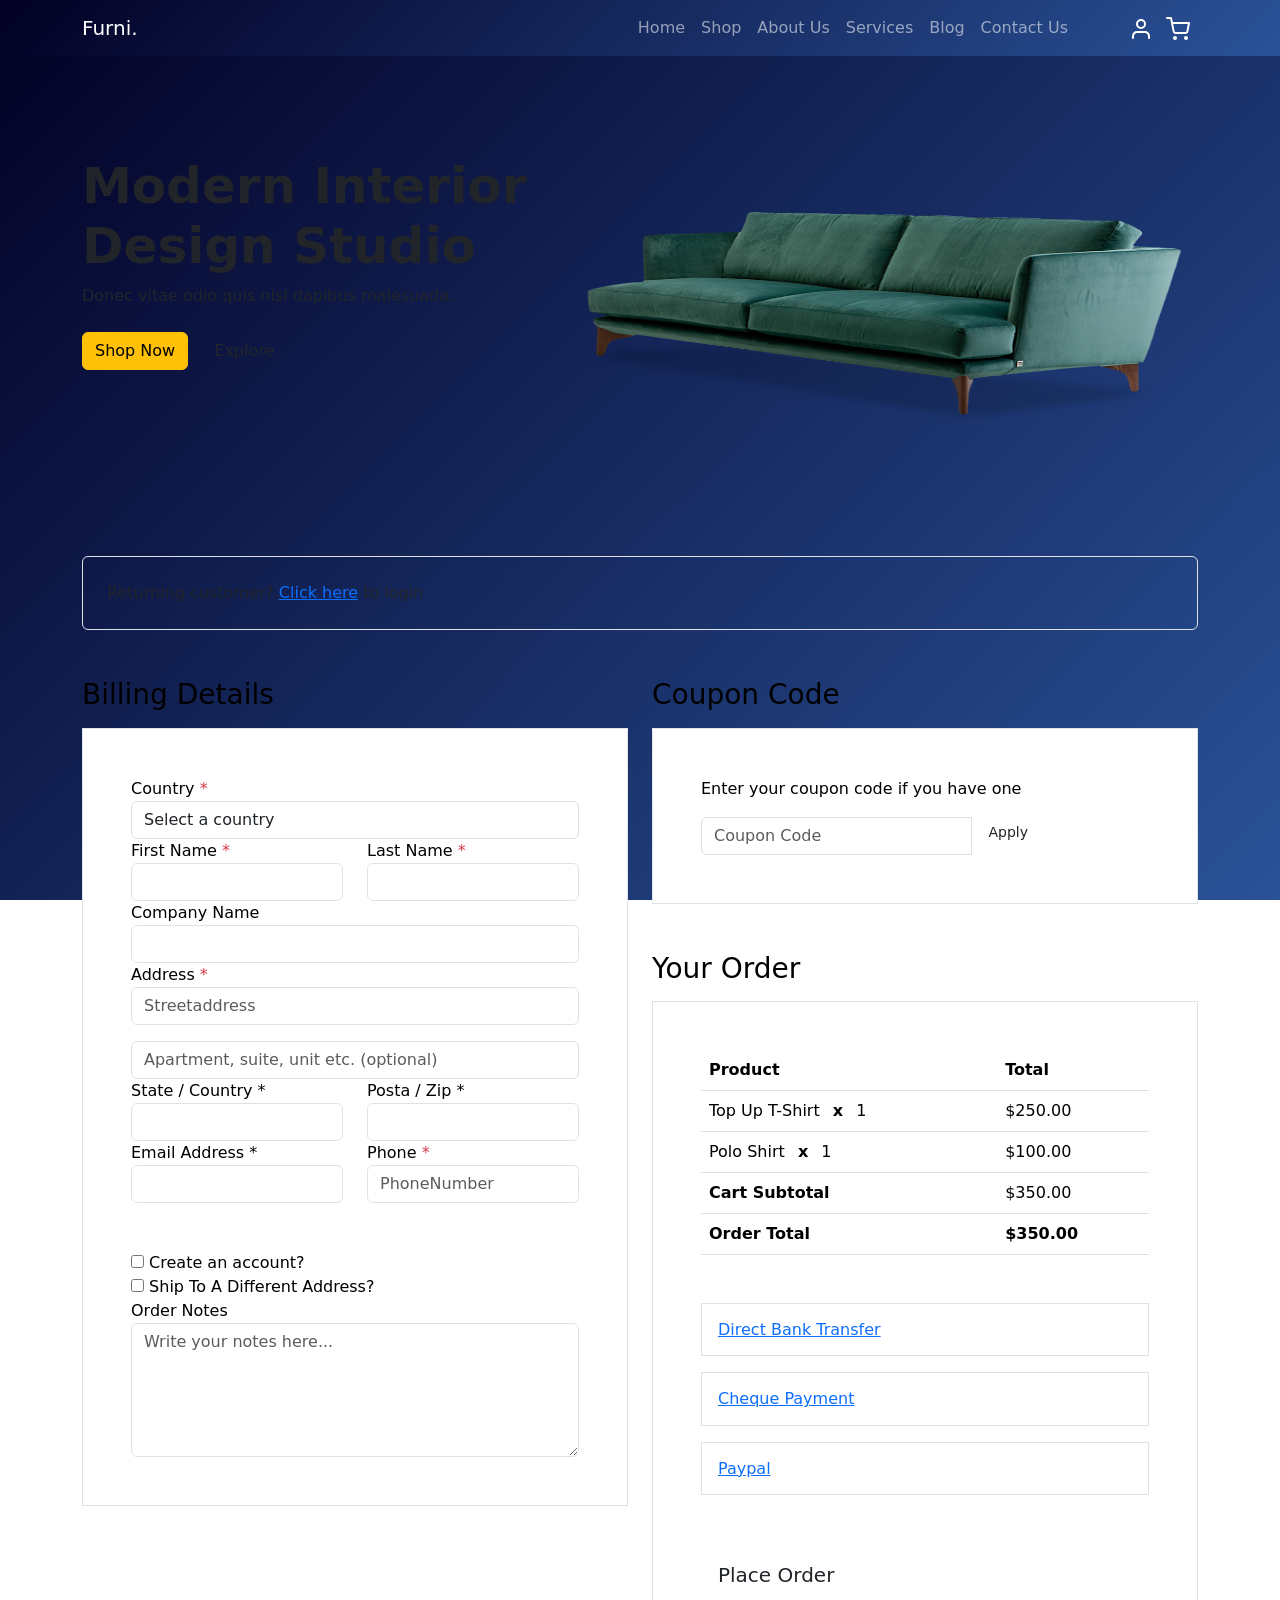
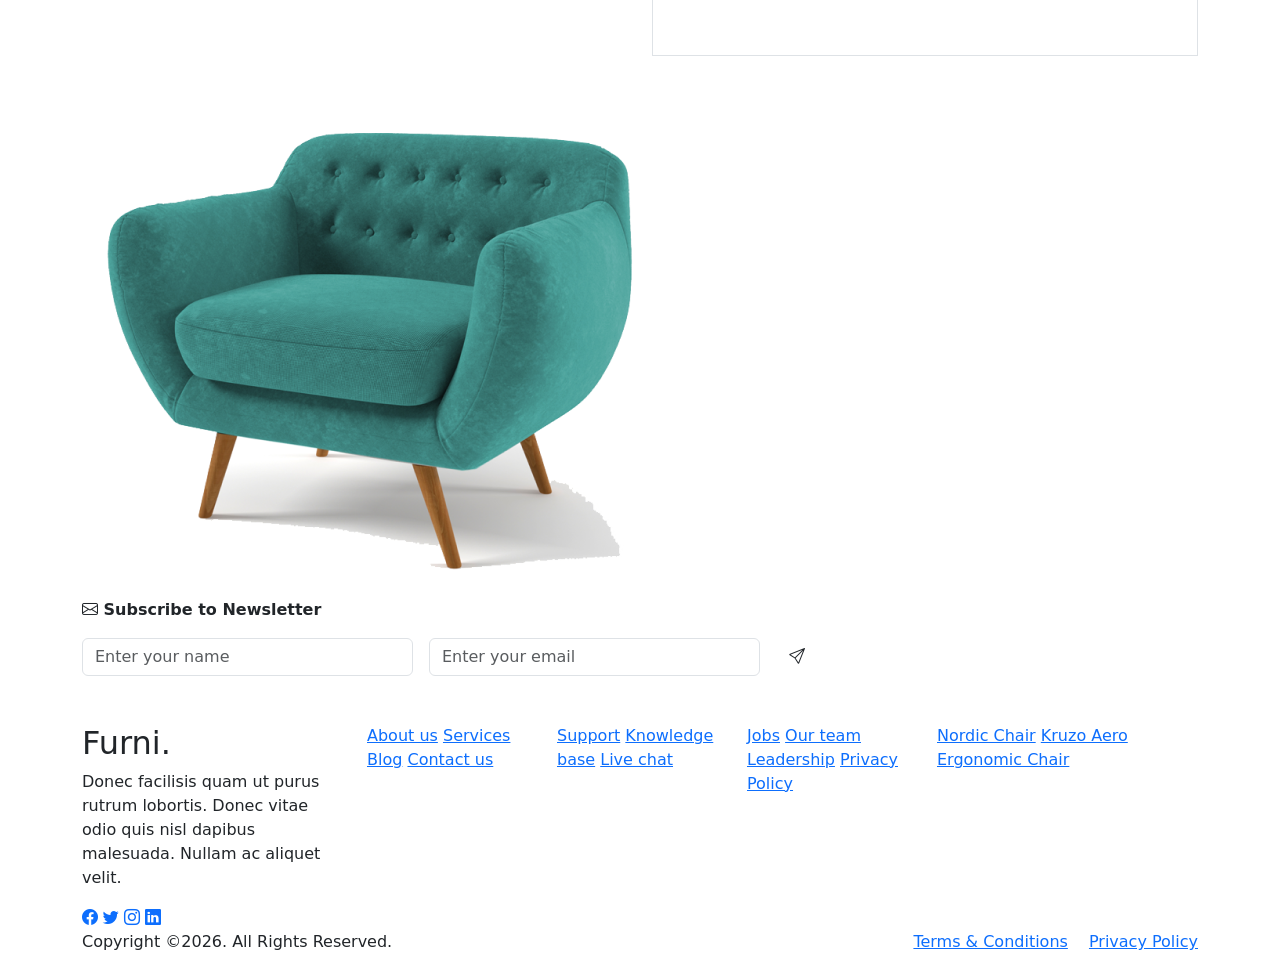
<file: checkout.html>
<!doctype html>
<html lang="en">

<head>
  <meta charset="UTF-8">
  <meta name="viewport" content="width=device-width, initial-scale=1.0">
  <title>Document</title>
  <link rel="stylesheet" href="./style.css">
  <link rel="stylesheet" href="https://cdnjs.cloudflare.com/ajax/libs/font-awesome/6.5.1/css/all.min.css">
  <link href="https://cdn.jsdelivr.net/npm/bootstrap-icons@1.11.1/font/bootstrap-icons.css" rel="stylesheet">
  <link rel="stylesheet" href="./bootstrap.min.css">
</head>

<body>
  <nav class="custom-navbar navbar navbar-expand-md navbar-dark">
    <div class="container">
      <a class="navbar-brand" href="index.html">Furni<span>.</span></a>
      <button class="navbar-toggler" type="button" data-bs-toggle="collapse" data-bs-target="#navbarsFurni">
        <span class="navbar-toggler-icon"></span>
      </button>
      <div class="collapse navbar-collapse" id="navbarsFurni">
        <ul class="custom-navbar-nav navbar-nav ms-auto mb-2 mb-md-0">
          <li class="nav-item active">
            <a class="nav-link" href="index.html">Home</a>
          </li>
          <li class="nav-item">
            <a class="nav-link" href="shop.html">Shop</a>
          </li>
          <li class="nav-item">
            <a class="nav-link" href="about.html">About Us</a>
          </li>
          <li class="nav-item">
            <a class="nav-link" href="services.html">Services</a>
          </li>
          <li class="nav-item">
            <a class="nav-link" href="blog.html">Blog</a>
          </li>
          <li class="nav-item">
            <a class="nav-link" href="contact.html">Contact Us</a>
          </li>
        </ul>
        <ul class="custom-navbar-cta navbar-nav ms-5">
          <li class="nav-item">
            <a class="nav-link" href="#"><img src="user.svg" alt="User" /></a>
          </li>
          <li class="nav-item">
            <a class="nav-link" href="cart.html"><img src="cart.svg" alt="Cart" /></a>
          </li>
        </ul>
      </div>
    </div>
  </nav>
  <div class="hero">
    <div class="container">
      <div class="row justify-content-between">
        <div class="col-lg-5">
          <div class="intro-excerpt">
            <h1>Modern Interior <span>Design Studio</span></h1>
            <p class="mb-4">Donec vitae odio quis nisl dapibus malesuada.</p>
            <p>
              <a href="shop.html" class="btn btn-warning me-2">Shop Now</a>
              <a href="#" class="btn btn-white-outline">Explore</a>
            </p>
          </div>
        </div>
        <div class="col-lg-7">
          <div class="hero-img-wrap">
            <img src="couch.png" class="img-fluid" alt="Hero Image" />
          </div>
        </div>
      </div>
    </div>
  </div>
  <div class="untree_co-section">
    <div class="container">
      <div class="row mb-5">
        <div class="col-md-12">
          <div class="border p-4 rounded" role="alert">
            Returning customer? <a href="#">Click here</a> to login
          </div>
        </div>
      </div>
      <div class="row">
        <div class="col-md-6 mb-5 mb-md-0">
          <h2 class="h3 mb-3 text-black">Billing Details</h2>
          <div class="p-3 p-lg-5 border bg-white">
            <div>
              <label for="c_country" class="text-black">Country <span class="text-danger">*</span></label>
              <select id="c_country" class="form-control">
                <option value="1">Select a country</option>
                <option value="2">Egypt</option>
                <option value="3">Saudi Arabia</option>
                <option value="4">Qatar</option>
                <option value="5">Libya</option>
                <option value="6">Lebanon</option>
                <option value="7">Iraq</option>
                <option value="8">Jordan</option>
                <option value="9">Morocco</option>
              </select>
            </div>
            <div class="row">
              <div class="col-md-6">
                <label for="c_fname" class="text-black">First Name <span class="text-danger">*</span></label>
                <input type="text" class="form-control" id="c_fname" name="c_fname" />
              </div>
              <div class="col-md-6">
                <label for="c_lname" class="text-black">Last Name <span class="text-danger">*</span></label>
                <input type="text" class="form-control" id="c_lname" name="c_lname" />
              </div>
            </div>
            <div class="row">
              <div class="col-md-12">
                <label for="c_companyname" class="text-black">Company Name</label>
                <input type="text" class="form-control" id="c_companyname" name="c_companyname" />
              </div>
            </div>
            <div class="row">
              <div class="col-md-12">
                <label for="c_address" class="text-black">Address <span class="text-danger">*</span></label>
                <input type="text" class="form-control" id="c_address" name="c_address" placeholder="Streetaddress" />
              </div>
            </div>
            <div class="mt-3">
              <input type="text" class="form-control" placeholder="Apartment, suite, unit etc. (optional)" />
            </div>
            <div class="row">
              <div class="col-md-6">
                <label for="c_state_country" class="text-black">State / Country <span
                    class="text- danger">*</span></label>

                <input type="text" class="form-control" id="c_state_country" name="c_state_country" />
              </div>
              <div class="col-md-6">
                <label for="c_postal_zip" class="text-black">Posta / Zip <span class="text- danger">*</span></label>

                <input type="text" class="form-control" id="c_postal_zip" name="c_postal_zip" />
              </div>
            </div>

            <div class="row mb-5">
              <div class="col-md-6">
                <label for="c_email_address" class="text-black">Email Address <span
                    class="text- danger">*</span></label>

                <input type="text" class="form-control" id="c_email_address" name="c_email_address" />
              </div>
              <div class="col-md-6">
                <label for="c_phone" class="text-black">Phone <span class="text-danger">*</span></label>
                <input type="text" class="form-control" id="c_phone" name="c_phone" placeholder="PhoneNumber" />
              </div>
            </div>

            <div>
              <label for="c_create_account" class="text-black" data-bs-toggle="collapse" href="#create_an_account"
                role="button" aria-expanded="false" aria-controls="create_an_account">
                <input type="checkbox" value="1" id="c_create_account" />
                Create an account?
              </label>
              <div class="collapse" id="create_an_account">
                <div class="py-2 mb-4">
                  <p class="mb-3">
                    Create an account by entering the information below. If
                    you are a returning customer please login at the top of
                    the page.
                  </p>
                  <div>
                    <label for="c_account_password" class="text-black">Account Password</label>
                    <input type="email" class="form-control" id="c_account_password" name="c_account_password" />
                  </div>
                </div>
              </div>
            </div>

            <div>
              <label for="c_ship_different_address" class="text-black" data-bs-toggle="collapse"
                href="#ship_different_address" role="button" aria-expanded="false" aria-
                controls="ship_different_address">
                <input type="checkbox" value="1" id="c_ship_different_address" />
                Ship To A Different Address?
              </label>
              <div class="collapse" id="ship_different_address">
                <div class="py-2">
                  <div>
                    <label for="c_diff_country" class="text-black">Country <span class="text- danger">*</span></label>

                    <select id="c_diff_country" class="form-control">
                      <option value="1">Select a country</option>
                      <option value="2">Egypt</option>
                      <option value="3">Saudi Arabia</option>
                      <option value="4">Qatar</option>
                      <option value="5">Libya</option>
                      <option value="6">Lebanon</option>
                      <option value="7">Iraq</option>
                      <option value="8">Jordan</option>
                      <option value="9">Morocco</option>
                    </select>
                  </div>
                  <div class="row">
                    <div class="col-md-6">
                      <label for="c_diff_fname" class="text-black">First Name <span
                          class="text- danger">*</span></label>

                      <input type="text" class="form-control" id="c_diff_fname" name="c_diff_fname" />
                    </div>
                    <div class="col-md-6">
                      <label for="c_diff_lname" class="text-black">Last Name <span class="text- danger">*</span></label>

                      <input type="text" class="form-control" id="c_diff_lname" name="c_diff_lname" />
                    </div>
                  </div>
                  <div class="row">
                    <div class="col-md-12">
                      <label for="c_diff_companyname" class="text-black">Company Name</label>
                      <input type="text" class="form-control" id="c_diff_companyname" name="c_diff_companyname" />
                    </div>
                  </div>

                  <div class="row mb-3">
                    <div class="col-md-12">
                      <label for="c_diff_address" class="text-black">Address <span class="text- danger">*</span></label>

                      <input type="text" class="form-control" id="c_diff_address" name="c_diff_address"
                        placeholder="Street address" />
                    </div>
                  </div>
                  <div>
                    <input type="text" class="form-control" placeholder="Apartment, suite, unit etc. (optional)" />
                  </div>

                  <div class="row">
                    <div class="col-md-6">
                      <label for="c_diff_state_country" class="text-black">State / Country
                        <span class="text- danger">*</span></label>

                      <input type="text" class="form-control" id="c_diff_state_country" name="c_diff_state_country" />
                    </div>
                    <div class="col-md-6">
                      <label for="c_diff_postal_zip" class="text-black">Posta / Zip
                        <span class="text- danger">*</span></label>

                      <input type="text" class="form-control" id="c_diff_postal_zip" name="c_diff_postal_zip" />
                    </div>
                  </div>

                  <div class="row mb-5">
                    <div class="col-md-6">
                      <label for="c_diff_email_address" class="text-black">Email Address
                        <span class="text- danger">*</span></label>

                      <input type="text" class="form-control" id="c_diff_email_address" name="c_diff_email_address" />
                    </div>
                    <div class="col-md-6">
                      <label for="c_diff_phone" class="text-black">Phone <span class="text- danger">*</span></label>

                      <input type="text" class="form-control" id="c_diff_phone" name="c_diff_phone"
                        placeholder="Phone Number" />
                    </div>
                  </div>
                </div>
              </div>
            </div>
            <div>
              <label for="c_order_notes" class="text-black">Order Notes</label>
              <textarea name="c_order_notes" id="c_order_notes" cols="30" rows="5" class="form-control"
                placeholder="Write your notes here..."></textarea>
            </div>
          </div>
        </div>

        <div class="col-md-6">
          <div class="row mb-5">
            <div class="col-md-12">
              <h2 class="h3 mb-3 text-black">Coupon Code</h2>
              <div class="p-3 p-lg-5 border bg-white">
                <label for="c_code" class="text-black mb-3">Enter your coupon code if you have one</label>
                <div class="input-group w-75 couponcode-wrap">
                  <input type="text" class="form-control me-2" id="c_code" placeholder="Coupon Code" aria-
                    label="Coupon Code" />

                  <div class="input-group-append">
                    <button class="btn btn-black btn-sm" type="button" id="button-addon2">
                      Apply
                    </button>
                  </div>
                </div>
              </div>
            </div>
          </div>
          <div class="row mb-5">
            <div class="col-md-12">
              <h2 class="h3 mb-3 text-black">Your Order</h2>
              <div class="p-3 p-lg-5 border bg-white">
                <table class="table site-block-order-table mb-5">
                  <thead>
                    <th>Product</th>
                    <th>Total</th>
                  </thead>
                  <tbody>
                    <tr>
                      <td>
                        Top Up T-Shirt <strong class="mx-2">x</strong> 1
                      </td>
                      <td>$250.00</td>
                    </tr>
                    <tr>
                      <td>Polo Shirt <strong class="mx-2">x</strong> 1</td>
                      <td>$100.00</td>
                    </tr>
                    <tr>
                      <td class="text-black font-weight-bold">
                        <strong>Cart Subtotal</strong>
                      </td>
                      <td class="text-black">$350.00</td>
                    </tr>
                    <tr>
                      <td class="text-black font-weight-bold">
                        <strong>Order Total</strong>
                      </td>
                      <td class="text-black font-weight-bold">
                        <strong>$350.00</strong>
                      </td>
                    </tr>
                  </tbody>
                </table>
                <div class="border p-3 mb-3">
                  <h3 class="h6 mb-0">
                    <a class="d-block" data-bs-toggle="collapse" href="#collapsebank" role="button" aria-
                      expanded="false" aria-controls="collapsebank">
                      Direct Bank Transfer
                    </a>
                  </h3>
                  <div class="collapse" id="collapsebank">
                    <div class="py-2">
                      <p class="mb-0">
                        Make your payment directly into our bank account.
                        Please use your Order ID as the payment reference.
                        Your order won’t be shipped until the funds have
                        cleared in our account.
                      </p>
                    </div>
                  </div>
                </div>
                <div class="border p-3 mb-3">
                  <h3 class="h6 mb-0">
                    <a class="d-block" data-bs-toggle="collapse" href="#collapsecheque" role="button" aria-
                      expanded="false" aria-controls="collapsecheque">
                      Cheque Payment
                    </a>
                  </h3>
                  <div class="collapse" id="collapsecheque">
                    <div class="py-2">
                      <p class="mb-0">
                        Make your payment directly into our bank account.
                        Please use your Order ID as the payment reference.
                        Your order won’t be shipped until the funds have
                        cleared in our account.
                      </p>
                    </div>
                  </div>
                </div>
                <div class="border p-3 mb-5">
                  <h3 class="h6 mb-0">
                    <a class="d-block" data-bs-toggle="collapse" href="#collapsepaypal" role="button" aria-
                      expanded="false" aria-controls="collapsepaypal">
                      Paypal
                    </a>
                  </h3>
                  <div class="collapse" id="collapsepaypal">
                    <div class="py-2">
                      <p class="mb-0">
                        Make your payment directly into our bank account.
                        Please use your Order ID as the payment reference.
                        Your order won’t be shipped until the funds have
                        cleared in our account.
                      </p>
                    </div>
                  </div>
                </div>

                <div>
                  <button class="btn btn-black btn-lg py-3 btn-block" onclick="window.location = 'thankyou.html'">
                    Place Order
                  </button>
                </div>
              </div>
            </div>
          </div>
        </div>
      </div>
    </div>
  </div>
  <footer class="footer">
    <div class="container">
      <img src="sofa.png" alt="Image" class="img-fluid" />

      <!-- Newsletter -->
      <div class="row mb-5">
        <div class="col-md-8">
          <label class="mb-3 fw-semibold">
            <i class="bi bi-envelope"></i> Subscribe to Newsletter
          </label>
          <div class="d-flex gap-3">
            <input type="text" class="form-control newsletter-input" placeholder="Enter your name" />
            <input type="email" class="form-control newsletter-input" placeholder="Enter your email" />
            <button class="btn newsletter-btn">
              <i class="bi bi-send"></i>
            </button>
          </div>
        </div>
      </div>

      <!-- Footer Links -->
      <div class="row">
        <!-- About -->
        <div class="col-md-3">
          <h2>Furni.</h2>
          <p>
            Donec facilisis quam ut purus rutrum lobortis. Donec vitae odio
            quis nisl dapibus malesuada. Nullam ac aliquet velit.
          </p>

          <div class="social-icons mt-3">
            <a href="#"><i class="bi bi-facebook"></i></a>
            <a href="#"><i class="bi bi-twitter"></i></a>
            <a href="#"><i class="bi bi-instagram"></i></a>
            <a href="#"><i class="bi bi-linkedin"></i></a>
          </div>
        </div>

        <!-- Column 1 -->
        <div class="col-md-2">
          <a href="#">About us</a>
          <a href="#">Services</a>
          <a href="#">Blog</a>
          <a href="#">Contact us</a>
        </div>

        <!-- Column 2 -->
        <div class="col-md-2">
          <a href="#">Support</a>
          <a href="#">Knowledge base</a>
          <a href="#">Live chat</a>
        </div>

        <!-- Column 3 -->
        <div class="col-md-2">
          <a href="#">Jobs</a>
          <a href="#">Our team</a>
          <a href="#">Leadership</a>
          <a href="#">Privacy Policy</a>
        </div>

        <!-- Column 4 -->
        <div class="col-md-3">
          <a href="#">Nordic Chair</a>
          <a href="#">Kruzo Aero</a>
          <a href="#">Ergonomic Chair</a>
        </div>
      </div>

      <!-- Bottom -->
      <div class="row footer-bottom">
        <div class="col-md-6">Copyright ©2026. All Rights Reserved.</div>
        <div class="col-md-6 text-md-end">
          <a href="#" class="me-3">Terms & Conditions</a>
          <a href="#">Privacy Policy</a>
        </div>
      </div>
    </div>
  </footer>
  <script src="./bootstrap.bundle.min.js"></script>
</body>

</html>
</file>
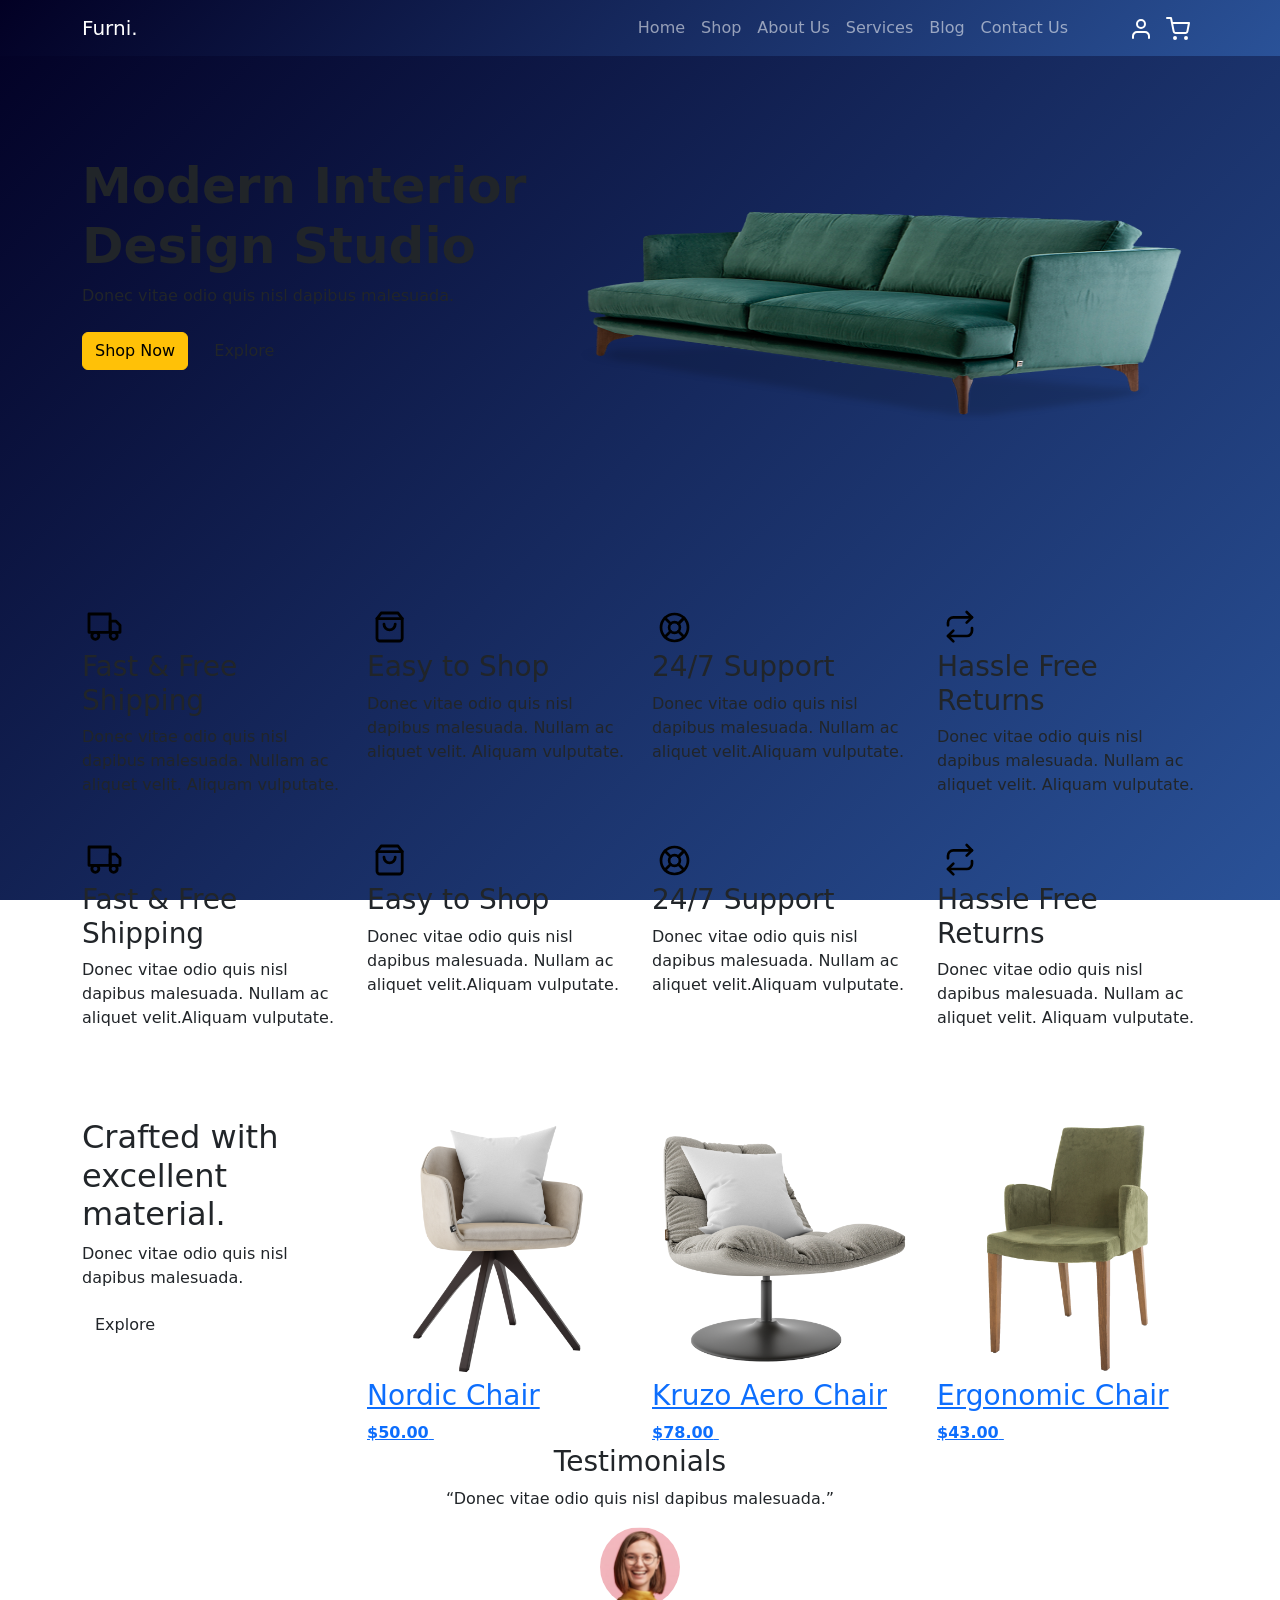
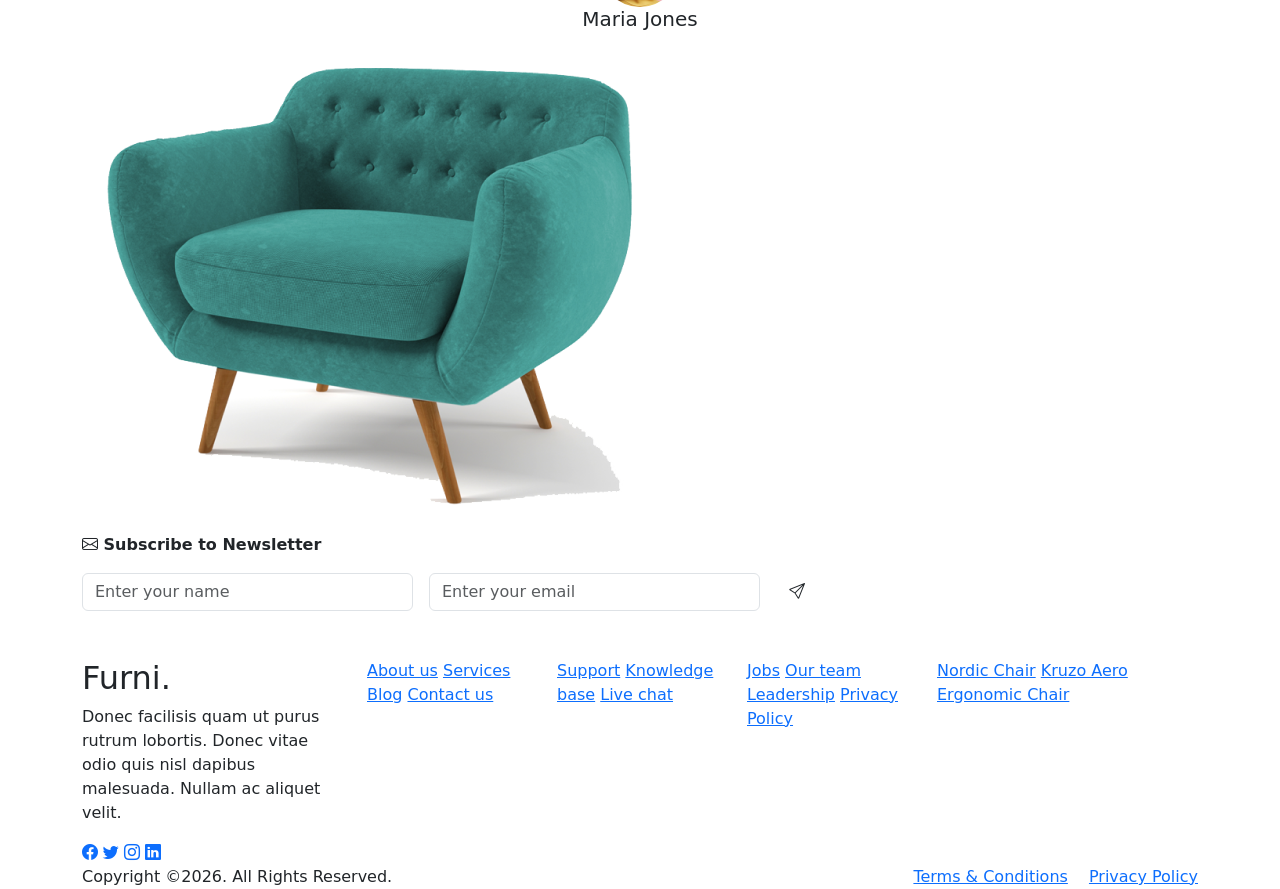
<file: services.html>
<!doctype html>
<html lang="en">

<head>
  <meta charset="UTF-8">
  <meta name="viewport" content="width=device-width, initial-scale=1.0">
  <title>Document</title>
  <link rel="stylesheet" href="./style.css">
  <link rel="stylesheet" href="https://cdnjs.cloudflare.com/ajax/libs/font-awesome/6.5.1/css/all.min.css">
  <link href="https://cdn.jsdelivr.net/npm/bootstrap-icons@1.11.1/font/bootstrap-icons.css" rel="stylesheet">
  <link rel="stylesheet" href="https://cdnjs.cloudflare.com/ajax/libs/font-awesome/6.5.1/css/all.min.css">
  <link rel="stylesheet" href="./bootstrap.min.css">
</head>

<body>
  <nav class="custom-navbar navbar navbar-expand-md navbar-dark">
    <div class="container">
      <a class="navbar-brand" href="index.html">Furni<span>.</span></a>
      <button class="navbar-toggler" type="button" data-bs-toggle="collapse" data-bs-target="#navbarsFurni">
        <span class="navbar-toggler-icon"></span>
      </button>
      <div class="collapse navbar-collapse" id="navbarsFurni">
        <ul class="custom-navbar-nav navbar-nav ms-auto mb-2 mb-md-0">
          <li class="nav-item active">
            <a class="nav-link" href="index.html">Home</a>
          </li>
          <li class="nav-item">
            <a class="nav-link" href="shop.html">Shop</a>
          </li>
          <li class="nav-item">
            <a class="nav-link" href="about.html">About Us</a>
          </li>
          <li class="nav-item">
            <a class="nav-link" href="services.html">Services</a>
          </li>
          <li class="nav-item">
            <a class="nav-link" href="blog.html">Blog</a>
          </li>
          <li class="nav-item">
            <a class="nav-link" href="contact.html">Contact Us</a>
          </li>
        </ul>
        <ul class="custom-navbar-cta navbar-nav ms-5">
          <li class="nav-item">
            <a class="nav-link" href="#"><img src="user.svg" alt="User" /></a>
          </li>
          <li class="nav-item">
            <a class="nav-link" href="cart.html"><img src="cart.svg" alt="Cart" /></a>
          </li>
        </ul>
      </div>
    </div>
  </nav>
  <div class="hero">
    <div class="container">
      <div class="row justify-content-between">
        <div class="col-lg-5">
          <div class="intro-excerpt">
            <h1>Modern Interior <span>Design Studio</span></h1>
            <p class="mb-4">Donec vitae odio quis nisl dapibus malesuada.</p>
            <p>
              <a href="shop.html" class="btn btn-warning me-2">Shop Now</a>
              <a href="#" class="btn btn-white-outline">Explore</a>
            </p>
          </div>
        </div>
        <div class="col-lg-7">
          <div class="hero-img-wrap">
            <img src="couch.png" class="img-fluid" alt="Hero Image" />
          </div>
        </div>
      </div>
    </div>
  </div>
  <div class="why-choose-section">
    <div class="container">
      <div class="row my-5">
        <div class="col-6 col-md-6 col-lg-3 mb-4">
          <div class="feature">
            <div class="icon">
              <img src="truck.svg" alt="Image" class="img-fluid" />
            </div>
            <h3>Fast &amp; Free Shipping</h3>
            <p>
              Donec vitae odio quis nisl dapibus malesuada. Nullam ac aliquet
              velit. Aliquam vulputate.
            </p>
          </div>
        </div>
        <div class="col-6 col-md-6 col-lg-3 mb-4">
          <div class="feature">
            <div class="icon">
              <img src="bag.svg" alt="Image" class="img-fluid" />
            </div>
            <h3>Easy to Shop</h3>
            <p>
              Donec vitae odio quis nisl dapibus malesuada. Nullam ac aliquet
              velit. Aliquam vulputate.
            </p>
          </div>
        </div>
        <div class="col-6 col-md-6 col-lg-3 mb-4">
          <div class="feature">
            <div class="icon">
              <img src="support.svg" alt="Image" class="img-fluid" />
            </div>
            <h3>24/7 Support</h3>
            <p>
              Donec vitae odio quis nisl dapibus malesuada. Nullam ac aliquet
              velit.Aliquam vulputate.
            </p>
          </div>
        </div>
        <div class="col-6 col-md-6 col-lg-3 mb-4">
          <div class="feature">
            <div class="icon">
              <img src="return.svg" alt="Image" class="img-fluid" />
            </div>
            <h3>Hassle Free Returns</h3>
            <p>
              Donec vitae odio quis nisl dapibus malesuada. Nullam ac aliquet
              velit. Aliquam vulputate.
            </p>
          </div>
        </div>

        <div class="col-6 col-md-6 col-lg-3 mb-4">
          <div class="feature">
            <div class="icon">
              <img src="truck.svg" alt="Image" class="img-fluid" />
            </div>
            <h3>Fast &amp; Free Shipping</h3>
            <p>
              Donec vitae odio quis nisl dapibus malesuada. Nullam ac aliquet
              velit.Aliquam vulputate.
            </p>
          </div>
        </div>

        <div class="col-6 col-md-6 col-lg-3 mb-4">
          <div class="feature">
            <div class="icon">
              <img src="bag.svg" alt="Image" class="img-fluid" />
            </div>
            <h3>Easy to Shop</h3>
            <p>
              Donec vitae odio quis nisl dapibus malesuada. Nullam ac aliquet
              velit.Aliquam vulputate.
            </p>
          </div>
        </div>
        <div class="col-6 col-md-6 col-lg-3 mb-4">
          <div class="feature">
            <div class="icon">
              <img src="support.svg" alt="Image" class="img-fluid" />
            </div>
            <h3>24/7 Support</h3>
            <p>
              Donec vitae odio quis nisl dapibus malesuada. Nullam ac aliquet
              velit.Aliquam vulputate.
            </p>
          </div>
        </div>

        <div class="col-6 col-md-6 col-lg-3 mb-4">
          <div class="feature">
            <div class="icon">
              <img src="return.svg" alt="Image" class="img-fluid" />
            </div>
            <h3>Hassle Free Returns</h3>
            <p>
              Donec vitae odio quis nisl dapibus malesuada. Nullam ac aliquet
              velit. Aliquam vulputate.
            </p>
          </div>
        </div>
      </div>
    </div>
  </div>
  <div class="product-section">
    <div class="container">
      <div class="row">
        <!-- Text -->
        <div class="col-lg-3">
          <h2 class="section-title">Crafted with excellent material.</h2>
          <p>Donec vitae odio quis nisl dapibus malesuada.</p>
          <a href="shop.html" class="btn">Explore</a>
        </div>
        <!-- Product 1 -->
        <div class="col-12 col-md-4 col-lg-3">
          <a class="product-item" href="cart.html">
            <img src="product-1.png" class="img-fluid product-thumbnail" alt="Nordic Chair" />
            <h3>Nordic Chair</h3>
            <strong>$50.00</strong>
            <span class="icon-cross">
              <img src="cross.svg" alt="Add" />
            </span>
          </a>
        </div>
        <div class="col-12 col-md-4 col-lg-3">
          <a class="product-item" href="cart.html">
            <img src="product-2.png" class="img-fluid product-thumbnail" alt="Kruzo Aero Chair" />
            <h3>Kruzo Aero Chair</h3>
            <strong>$78.00</strong>
            <span class="icon-cross">
              <img src="cross.svg" alt="Add" />
            </span>
          </a>
        </div>
        <div class="col-12 col-md-4 col-lg-3">
          <a class="product-item" href="cart.html">
            <img src="product-3.png" class="img-fluid product-thumbnail" alt="Ergonomic Chair" />
            <h3>Ergonomic Chair</h3>
            <strong>$43.00</strong>
            <span class="icon-cross">
              <img src="cross.svg" alt="Add" />
            </span>
          </a>
        </div>
      </div>
    </div>
  </div>
  <div id="testimonialCarousel" class="carousel slide" data-bs-ride="carousel">
    <div class="carousel-inner text-center">
      <h3>Testimonials</h3>
      <div class="carousel-item active">
        <blockquote>
          <p>“Donec vitae odio quis nisl dapibus malesuada.”</p>
        </blockquote>
        <img src="person-1.jpg" class="rounded-circle" width="80" alt="Maria Jones" />
        <h5>Maria Jones</h5>
      </div>
      <div class="carousel-item">
        <blockquote>
          <p>“Aliquam vulputate velit imperdiet dolor tempor tristique.”</p>
        </blockquote>
        <img src="person_2.jpg" class="rounded-circle" width="80" alt="John Smith" />
        <h5>John Smith</h5>
      </div>
    </div>
    <button class="carousel-control-prev" data-bs-target="#testimonialCarousel" data-bs-slide="prev">
      <span class="carousel-control-prev-icon"></span>
    </button>
    <button class="carousel-control-next" data-bs-target="#testimonialCarousel" data-bs-slide="next">
      <span class="carousel-control-next-icon"></span>
    </button>
  </div>
  <footer class="footer">
    <div class="container">
      <img src="sofa.png" alt="Image" class="img-fluid" />

      <!-- Newsletter -->
      <div class="row mb-5">
        <div class="col-md-8">
          <label class="mb-3 fw-semibold">
            <i class="bi bi-envelope"></i> Subscribe to Newsletter
          </label>
          <div class="d-flex gap-3">
            <input type="text" class="form-control newsletter-input" placeholder="Enter your name" />
            <input type="email" class="form-control newsletter-input" placeholder="Enter your email" />
            <button class="btn newsletter-btn">
              <i class="bi bi-send"></i>
            </button>
          </div>
        </div>
      </div>

      <!-- Footer Links -->
      <div class="row">
        <!-- About -->
        <div class="col-md-3">
          <h2>Furni.</h2>
          <p>
            Donec facilisis quam ut purus rutrum lobortis. Donec vitae odio
            quis nisl dapibus malesuada. Nullam ac aliquet velit.
          </p>

          <div class="social-icons mt-3">
            <a href="#"><i class="bi bi-facebook"></i></a>
            <a href="#"><i class="bi bi-twitter"></i></a>
            <a href="#"><i class="bi bi-instagram"></i></a>
            <a href="#"><i class="bi bi-linkedin"></i></a>
          </div>
        </div>

        <!-- Column 1 -->
        <div class="col-md-2">
          <a href="#">About us</a>
          <a href="#">Services</a>
          <a href="#">Blog</a>
          <a href="#">Contact us</a>
        </div>

        <!-- Column 2 -->
        <div class="col-md-2">
          <a href="#">Support</a>
          <a href="#">Knowledge base</a>
          <a href="#">Live chat</a>
        </div>

        <!-- Column 3 -->
        <div class="col-md-2">
          <a href="#">Jobs</a>
          <a href="#">Our team</a>
          <a href="#">Leadership</a>
          <a href="#">Privacy Policy</a>
        </div>

        <!-- Column 4 -->
        <div class="col-md-3">
          <a href="#">Nordic Chair</a>
          <a href="#">Kruzo Aero</a>
          <a href="#">Ergonomic Chair</a>
        </div>
      </div>

      <!-- Bottom -->
      <div class="row footer-bottom">
        <div class="col-md-6">Copyright ©2026. All Rights Reserved.</div>
        <div class="col-md-6 text-md-end">
          <a href="#" class="me-3">Terms & Conditions</a>
          <a href="#">Privacy Policy</a>
        </div>
      </div>
    </div>
  </footer>
  <script src="./bootstrap.bundle.min.js"></script>
</body>

</html>
</file>
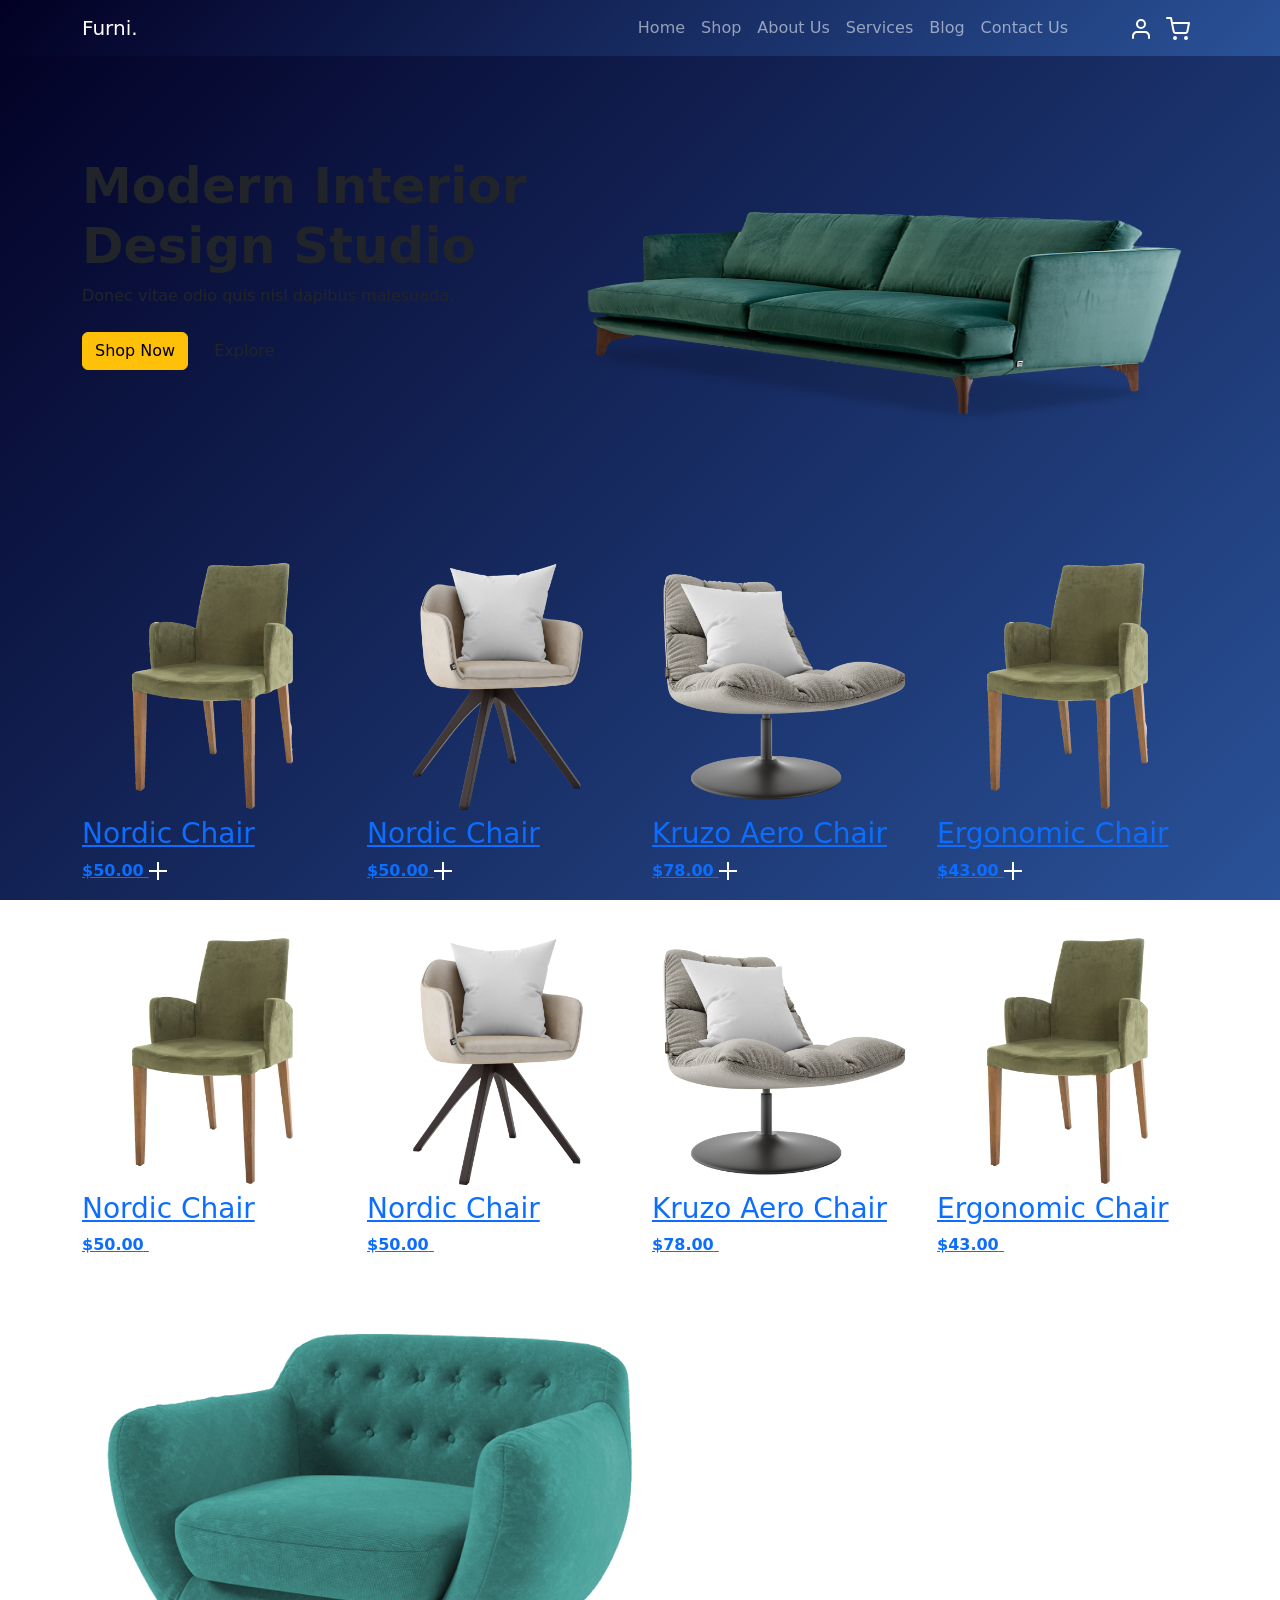
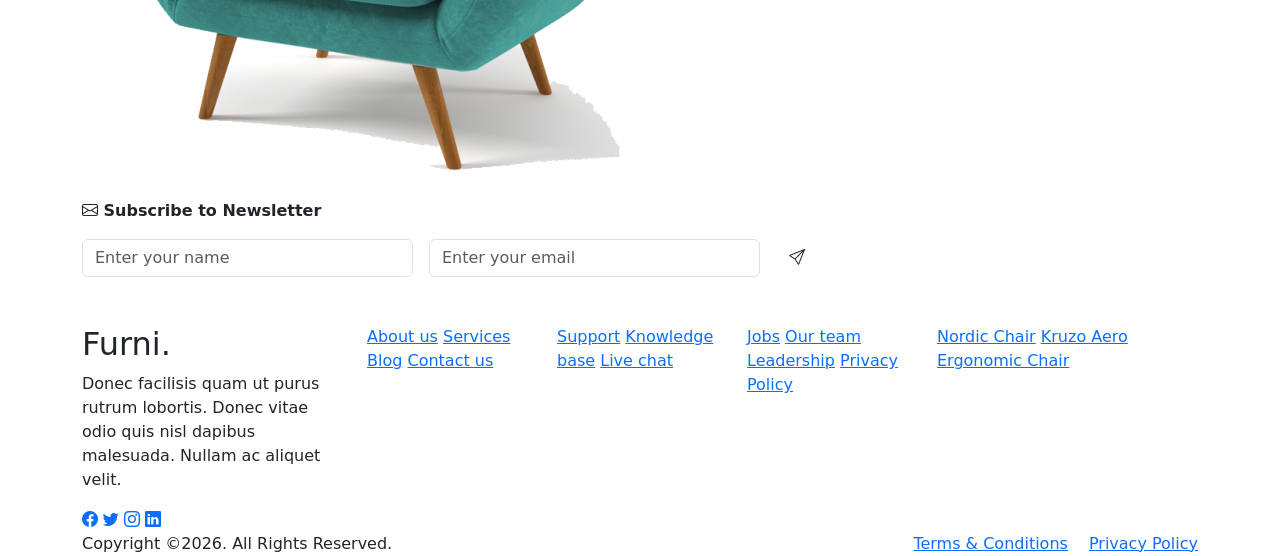
<file: shop.html>
<!doctype html>
<html lang="en">

<head>
  <meta charset="UTF-8">
  <meta name="viewport" content="width=device-width, initial-scale=1.0">
  <title>Document</title>
  <link rel="stylesheet" href="./style.css">
  <link rel="stylesheet" href="https://cdnjs.cloudflare.com/ajax/libs/font-awesome/6.5.1/css/all.min.css">
  <link href="https://cdn.jsdelivr.net/npm/bootstrap-icons@1.11.1/font/bootstrap-icons.css" rel="stylesheet">
  <link rel="stylesheet" href="./bootstrap.min.css">
</head>

<body>
  <nav class="custom-navbar navbar navbar-expand-md navbar-dark">
    <div class="container">
      <a class="navbar-brand" href="index.html">Furni<span>.</span></a>
      <button class="navbar-toggler" type="button" data-bs-toggle="collapse" data-bs-target="#navbarsFurni">
        <span class="navbar-toggler-icon"></span>
      </button>
      <div class="collapse navbar-collapse" id="navbarsFurni">
        <ul class="custom-navbar-nav navbar-nav ms-auto mb-2 mb-md-0">
          <li class="nav-item active">
            <a class="nav-link" href="index.html">Home</a>
          </li>
          <li class="nav-item">
            <a class="nav-link" href="shop.html">Shop</a>
          </li>
          <li class="nav-item">
            <a class="nav-link" href="about.html">About Us</a>
          </li>
          <li class="nav-item">
            <a class="nav-link" href="services.html">Services</a>
          </li>
          <li class="nav-item">
            <a class="nav-link" href="blog.html">Blog</a>
          </li>
          <li class="nav-item">
            <a class="nav-link" href="contact.html">Contact Us</a>
          </li>
        </ul>
        <ul class="custom-navbar-cta navbar-nav ms-5">
          <li class="nav-item">
            <a class="nav-link" href="#"><img src="user.svg" alt="User" /></a>
          </li>
          <li class="nav-item">
            <a class="nav-link" href="cart.html"><img src="cart.svg" alt="Cart" /></a>
          </li>
        </ul>
      </div>
    </div>
  </nav>
  <div class="hero">
    <div class="container">
      <div class="row justify-content-between">
        <div class="col-lg-5">
          <div class="intro-excerpt">
            <h1>Modern Interior <span>Design Studio</span></h1>
            <p class="mb-4">Donec vitae odio quis nisl dapibus malesuada.</p>
            <p>
              <a href="shop.html" class="btn btn-warning me-2">Shop Now</a>
              <a href="#" class="btn btn-white-outline">Explore</a>
            </p>
          </div>
        </div>
        <div class="col-lg-7">
          <div class="hero-img-wrap">
            <img src="couch.png" class="img-fluid" alt="Hero Image" />
          </div>
        </div>
      </div>
    </div>
  </div>
  <div class="untree_co-section product-section before-footer-section">
    <div class="container">
      <div class="row">
        <!-- Start Column 1 -->
        <div class="col-12 col-md-4 col-lg-3 mb-5">
          <a class="product-item" href="#">
            <img src="product-3.png" class="img-fluid product-thumbnail" />
            <h3 class="product-title">Nordic Chair</h3>
            <strong class="product-price">$50.00</strong>
            <span class="icon-cross"><img src="cross.svg" class="img-fluid" /></span>
          </a>
        </div>

        <!-- Start Column 2 -->
        <div class="col-12 col-md-4 col-lg-3 mb-5">
          <a class="product-item" href="#">
            <img src="product-1.png" class="img-fluid product-thumbnail" />
            <h3 class="product-title">Nordic Chair</h3>
            <strong class="product-price">$50.00</strong>
            <span class="icon-cross"><img src="cross.svg" class="img-fluid" /></span>
          </a>
        </div>
        <!-- Start Column 3 -->
        <div class="col-12 col-md-4 col-lg-3 mb-5">
          <a class="product-item" href="#">
            <img src="product-2.png" class="img-fluid product-thumbnail" />
            <h3 class="product-title">Kruzo Aero Chair</h3>
            <strong class="product-price">$78.00</strong>
            <span class="icon-cross"><img src="cross.svg" class="img-fluid" /></span>
          </a>
        </div>

        <!-- Start Column 4 -->
        <div class="col-12 col-md-4 col-lg-3 mb-5">
          <a class="product-item" href="#">
            <img src="product-3.png" class="img-fluid product-thumbnail" />
            <h3 class="product-title">Ergonomic Chair</h3>
            <strong class="product-price">$43.00</strong>
            <span class="icon-cross"><img src="cross.svg" class="img-fluid" /></span>
          </a>
        </div>
        <!-- Start Column 5 -->
        <div class="col-12 col-md-4 col-lg-3 mb-5">
          <a class="product-item" href="#">
            <img src="product-3.png" class="img-fluid product-thumbnail" />
            <h3 class="product-title">Nordic Chair</h3>
            <strong class="product-price">$50.00</strong>
            <span class="icon-cross"><img src="cross.svg" class="img-fluid" /></span>
          </a>
        </div>

        <!-- Start Column 6 -->
        <div class="col-12 col-md-4 col-lg-3 mb-5">
          <a class="product-item" href="#">
            <img src="product-1.png" class="img-fluid product-thumbnail" />
            <h3 class="product-title">Nordic Chair</h3>
            <strong class="product-price">$50.00</strong>
            <span class="icon-cross"><img src="cross.svg" class="img-fluid" /></span>
          </a>
        </div>
        <!-- Start Column 7 -->
        <div class="col-12 col-md-4 col-lg-3 mb-5">
          <a class="product-item" href="#">
            <img src="product-2.png" class="img-fluid product-thumbnail" />
            <h3 class="product-title">Kruzo Aero Chair</h3>
            <strong class="product-price">$78.00</strong>
            <span class="icon-cross"><img src="cross.svg" class="img-fluid" /></span>
          </a>
        </div>

        <!-- Start Column 8 -->
        <div class="col-12 col-md-4 col-lg-3 mb-5">
          <a class="product-item" href="#">
            <img src="product-3.png" class="img-fluid product-thumbnail" />
            <h3 class="product-title">Ergonomic Chair</h3>
            <strong class="product-price">$43.00</strong>
            <span class="icon-cross"><img src="cross.svg" class="img-fluid" /></span>
          </a>
        </div>
      </div>
    </div>
  </div>
  <footer class="footer">
    <div class="container">
      <img src="sofa.png" alt="Image" class="img-fluid" />

      <!-- Newsletter -->
      <div class="row mb-5">
        <div class="col-md-8">
          <label class="mb-3 fw-semibold">
            <i class="bi bi-envelope"></i> Subscribe to Newsletter
          </label>
          <div class="d-flex gap-3">
            <input type="text" class="form-control newsletter-input" placeholder="Enter your name" />
            <input type="email" class="form-control newsletter-input" placeholder="Enter your email" />
            <button class="btn newsletter-btn">
              <i class="bi bi-send"></i>
            </button>
          </div>
        </div>
      </div>

      <!-- Footer Links -->
      <div class="row">
        <!-- About -->
        <div class="col-md-3">
          <h2>Furni.</h2>
          <p>
            Donec facilisis quam ut purus rutrum lobortis. Donec vitae odio
            quis nisl dapibus malesuada. Nullam ac aliquet velit.
          </p>

          <div class="social-icons mt-3">
            <a href="#"><i class="bi bi-facebook"></i></a>
            <a href="#"><i class="bi bi-twitter"></i></a>
            <a href="#"><i class="bi bi-instagram"></i></a>
            <a href="#"><i class="bi bi-linkedin"></i></a>
          </div>
        </div>

        <!-- Column 1 -->
        <div class="col-md-2">
          <a href="#">About us</a>
          <a href="#">Services</a>
          <a href="#">Blog</a>
          <a href="#">Contact us</a>
        </div>

        <!-- Column 2 -->
        <div class="col-md-2">
          <a href="#">Support</a>
          <a href="#">Knowledge base</a>
          <a href="#">Live chat</a>
        </div>

        <!-- Column 3 -->
        <div class="col-md-2">
          <a href="#">Jobs</a>
          <a href="#">Our team</a>
          <a href="#">Leadership</a>
          <a href="#">Privacy Policy</a>
        </div>

        <!-- Column 4 -->
        <div class="col-md-3">
          <a href="#">Nordic Chair</a>
          <a href="#">Kruzo Aero</a>
          <a href="#">Ergonomic Chair</a>
        </div>
      </div>

      <!-- Bottom -->
      <div class="row footer-bottom">
        <div class="col-md-6">Copyright ©2026. All Rights Reserved.</div>
        <div class="col-md-6 text-md-end">
          <a href="#" class="me-3">Terms & Conditions</a>
          <a href="#">Privacy Policy</a>
        </div>
      </div>
    </div>
  </footer>

  <script src="./bootstrap.bundle.min.js"></script>
</body>

</html>
</file>
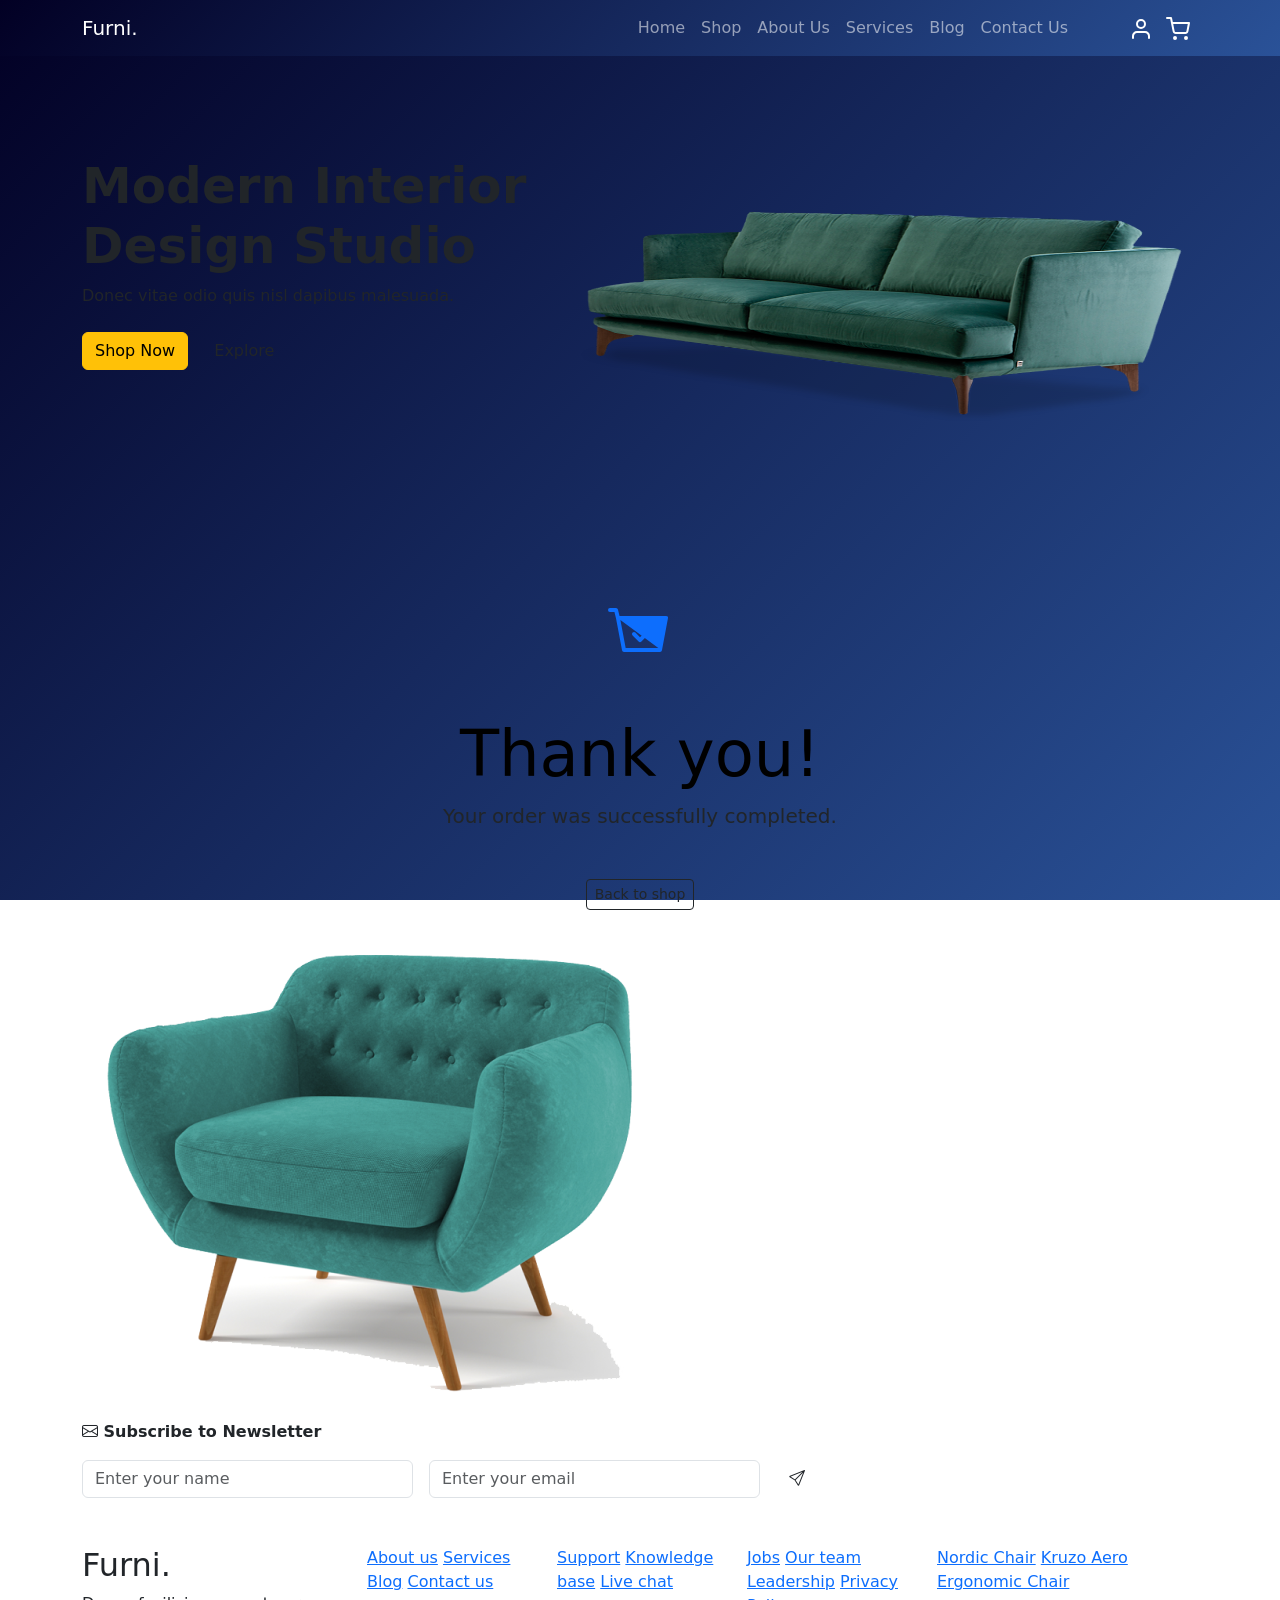
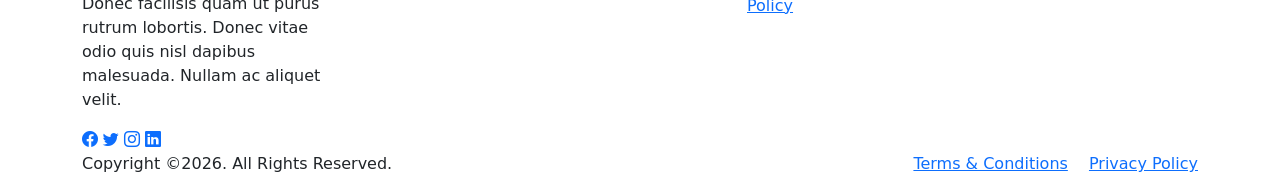
<file: Thank You.html>
<!doctype html>
<html lang="en">

<head>
  <meta charset="UTF-8">
  <meta name="viewport" content="width=device-width, initial-scale=1.0">
  <title>Document</title>
  <link rel="stylesheet" href="./style.css">
  <link rel="stylesheet" href="https://cdnjs.cloudflare.com/ajax/libs/font-awesome/6.5.1/css/all.min.css">
  <link href="https://cdn.jsdelivr.net/npm/bootstrap-icons@1.11.1/font/bootstrap-icons.css" rel="stylesheet">
  <link rel="stylesheet" href="./bootstrap.min.css">
</head>

<body>
  <nav class="custom-navbar navbar navbar-expand-md navbar-dark">
    <div class="container">
      <a class="navbar-brand" href="index.html">Furni<span>.</span></a>
      <button class="navbar-toggler" type="button" data-bs-toggle="collapse" data-bs-target="#navbarsFurni">
        <span class="navbar-toggler-icon"></span>
      </button>
      <div class="collapse navbar-collapse" id="navbarsFurni">
        <ul class="custom-navbar-nav navbar-nav ms-auto mb-2 mb-md-0">
          <li class="nav-item active">
            <a class="nav-link" href="index.html">Home</a>
          </li>
          <li class="nav-item">
            <a class="nav-link" href="shop.html">Shop</a>
          </li>
          <li class="nav-item">
            <a class="nav-link" href="about.html">About Us</a>
          </li>
          <li class="nav-item">
            <a class="nav-link" href="services.html">Services</a>
          </li>
          <li class="nav-item">
            <a class="nav-link" href="blog.html">Blog</a>
          </li>
          <li class="nav-item">
            <a class="nav-link" href="contact.html">Contact Us</a>
          </li>
        </ul>
        <ul class="custom-navbar-cta navbar-nav ms-5">
          <li class="nav-item">
            <a class="nav-link" href="#"><img src="user.svg" alt="User" /></a>
          </li>
          <li class="nav-item">
            <a class="nav-link" href="cart.html"><img src="cart.svg" alt="Cart" /></a>
          </li>
        </ul>
      </div>
    </div>
  </nav>
  <div class="hero">
    <div class="container">
      <div class="row justify-content-between">
        <div class="col-lg-5">
          <div class="intro-excerpt">
            <h1>Modern Interior <span>Design Studio</span></h1>
            <p class="mb-4">Donec vitae odio quis nisl dapibus malesuada.</p>
            <p>
              <a href="shop.html" class="btn btn-warning me-2">Shop Now</a>
              <a href="#" class="btn btn-white-outline">Explore</a>
            </p>
          </div>
        </div>
        <div class="col-lg-7">
          <div class="hero-img-wrap">
            <img src="couch.png" class="img-fluid" alt="Hero Image" />
          </div>
        </div>
      </div>
    </div>
  </div>
  <div class="untree_co-section">
    <div class="container">
      <div class="row">
        <div class="col-md-12 text-center pt-5">
          <span class="display-3 thankyou-icon text-primary">
            <svg width="1em" height="1em" viewBox="0 0 16 16" class="bi bi-cart-check mb-5" fill="currentColor"
              xmlns="http://www.w3.org/2000/svg">
              <path fill-rule="evenodd" d="M11.354 5.646a.5.5 0 0 1 0 .708l-3 3a.5.5 0 0 1-.708 0l-1.5-1.5a.5.5 0 1 1 .708-.708L8
8.293l2.646-2.647a.5.5 0 0 1 .708 0z" />
              <path fill-rule="evenodd" d="M0 1.5A.5.5 0 0 1 .5 1H2a.5.5 0 0 1 .485.379L2.89 3H14.5a.5.5 0 0 1 .491.592l-1.5 8A.5.5 0 0
1 13 12H4a.5.5 0 0 1-.491-.408L2.01 3.607 1.61 2H.5a.5.5 0 0 1-.5-.5zM3.102 4l1.313 7h8.17l1.313-
7H3.102zM5 12a2 2 0 1 0 0 4 2 2 0 0 0 0-4zm7 0a2 2 0 1 0 0 4 2 2 0 0 0 0-4zm-7 1a1 1 0 1 0 0 2 1 1 0 0 0 0-
2zm7 0a1 1 0 1 0 0 2 1 1 0 0 0 0-2z" />
            </svg>
          </span>
          <h2 class="display-3 text-black">Thank you!</h2>
          <p class="lead mb-5">Your order was successfully completed.</p>
          <p>
            <a href="shop.html" class="btn btn-sm btn-outline-dark">Back to shop</a>
          </p>
        </div>
      </div>
    </div>
  </div>

  <footer class="footer">
    <div class="container">
      <img src="sofa.png" alt="Image" class="img-fluid" />

      <!-- Newsletter -->
      <div class="row mb-5">
        <div class="col-md-8">
          <label class="mb-3 fw-semibold">
            <i class="bi bi-envelope"></i> Subscribe to Newsletter
          </label>
          <div class="d-flex gap-3">
            <input type="text" class="form-control newsletter-input" placeholder="Enter your name" />
            <input type="email" class="form-control newsletter-input" placeholder="Enter your email" />
            <button class="btn newsletter-btn">
              <i class="bi bi-send"></i>
            </button>
          </div>
        </div>
      </div>

      <!-- Footer Links -->
      <div class="row">
        <!-- About -->
        <div class="col-md-3">
          <h2>Furni.</h2>
          <p>
            Donec facilisis quam ut purus rutrum lobortis. Donec vitae odio
            quis nisl dapibus malesuada. Nullam ac aliquet velit.
          </p>

          <div class="social-icons mt-3">
            <a href="#"><i class="bi bi-facebook"></i></a>
            <a href="#"><i class="bi bi-twitter"></i></a>
            <a href="#"><i class="bi bi-instagram"></i></a>
            <a href="#"><i class="bi bi-linkedin"></i></a>
          </div>
        </div>

        <!-- Column 1 -->
        <div class="col-md-2">
          <a href="#">About us</a>
          <a href="#">Services</a>
          <a href="#">Blog</a>
          <a href="#">Contact us</a>
        </div>

        <!-- Column 2 -->
        <div class="col-md-2">
          <a href="#">Support</a>
          <a href="#">Knowledge base</a>
          <a href="#">Live chat</a>
        </div>

        <!-- Column 3 -->
        <div class="col-md-2">
          <a href="#">Jobs</a>
          <a href="#">Our team</a>
          <a href="#">Leadership</a>
          <a href="#">Privacy Policy</a>
        </div>

        <!-- Column 4 -->
        <div class="col-md-3">
          <a href="#">Nordic Chair</a>
          <a href="#">Kruzo Aero</a>
          <a href="#">Ergonomic Chair</a>
        </div>
      </div>

      <!-- Bottom -->
      <div class="row footer-bottom">
        <div class="col-md-6">Copyright ©2026. All Rights Reserved.</div>
        <div class="col-md-6 text-md-end">
          <a href="#" class="me-3">Terms & Conditions</a>
          <a href="#">Privacy Policy</a>
        </div>
      </div>
    </div>
  </footer>
  <script src="./bootstrap.bundle.min.js"></script>
</body>

</html>
</file>
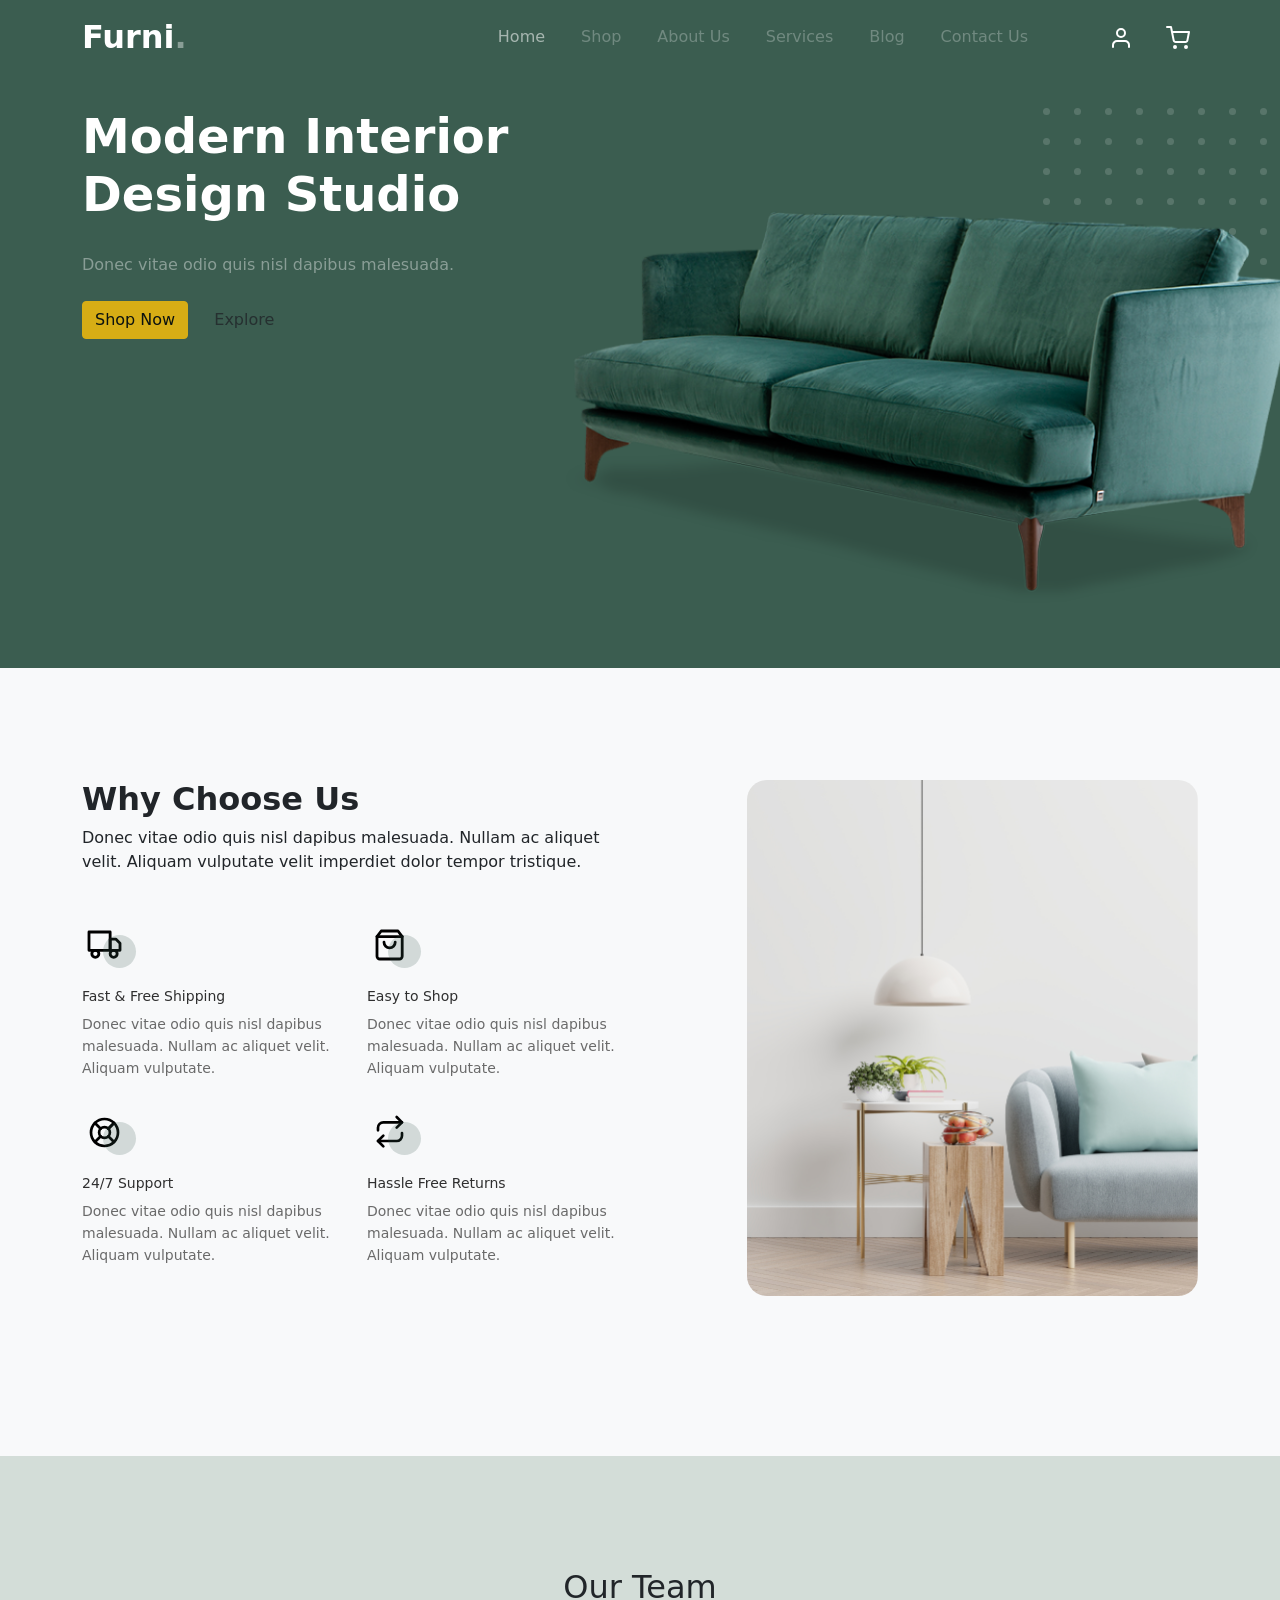
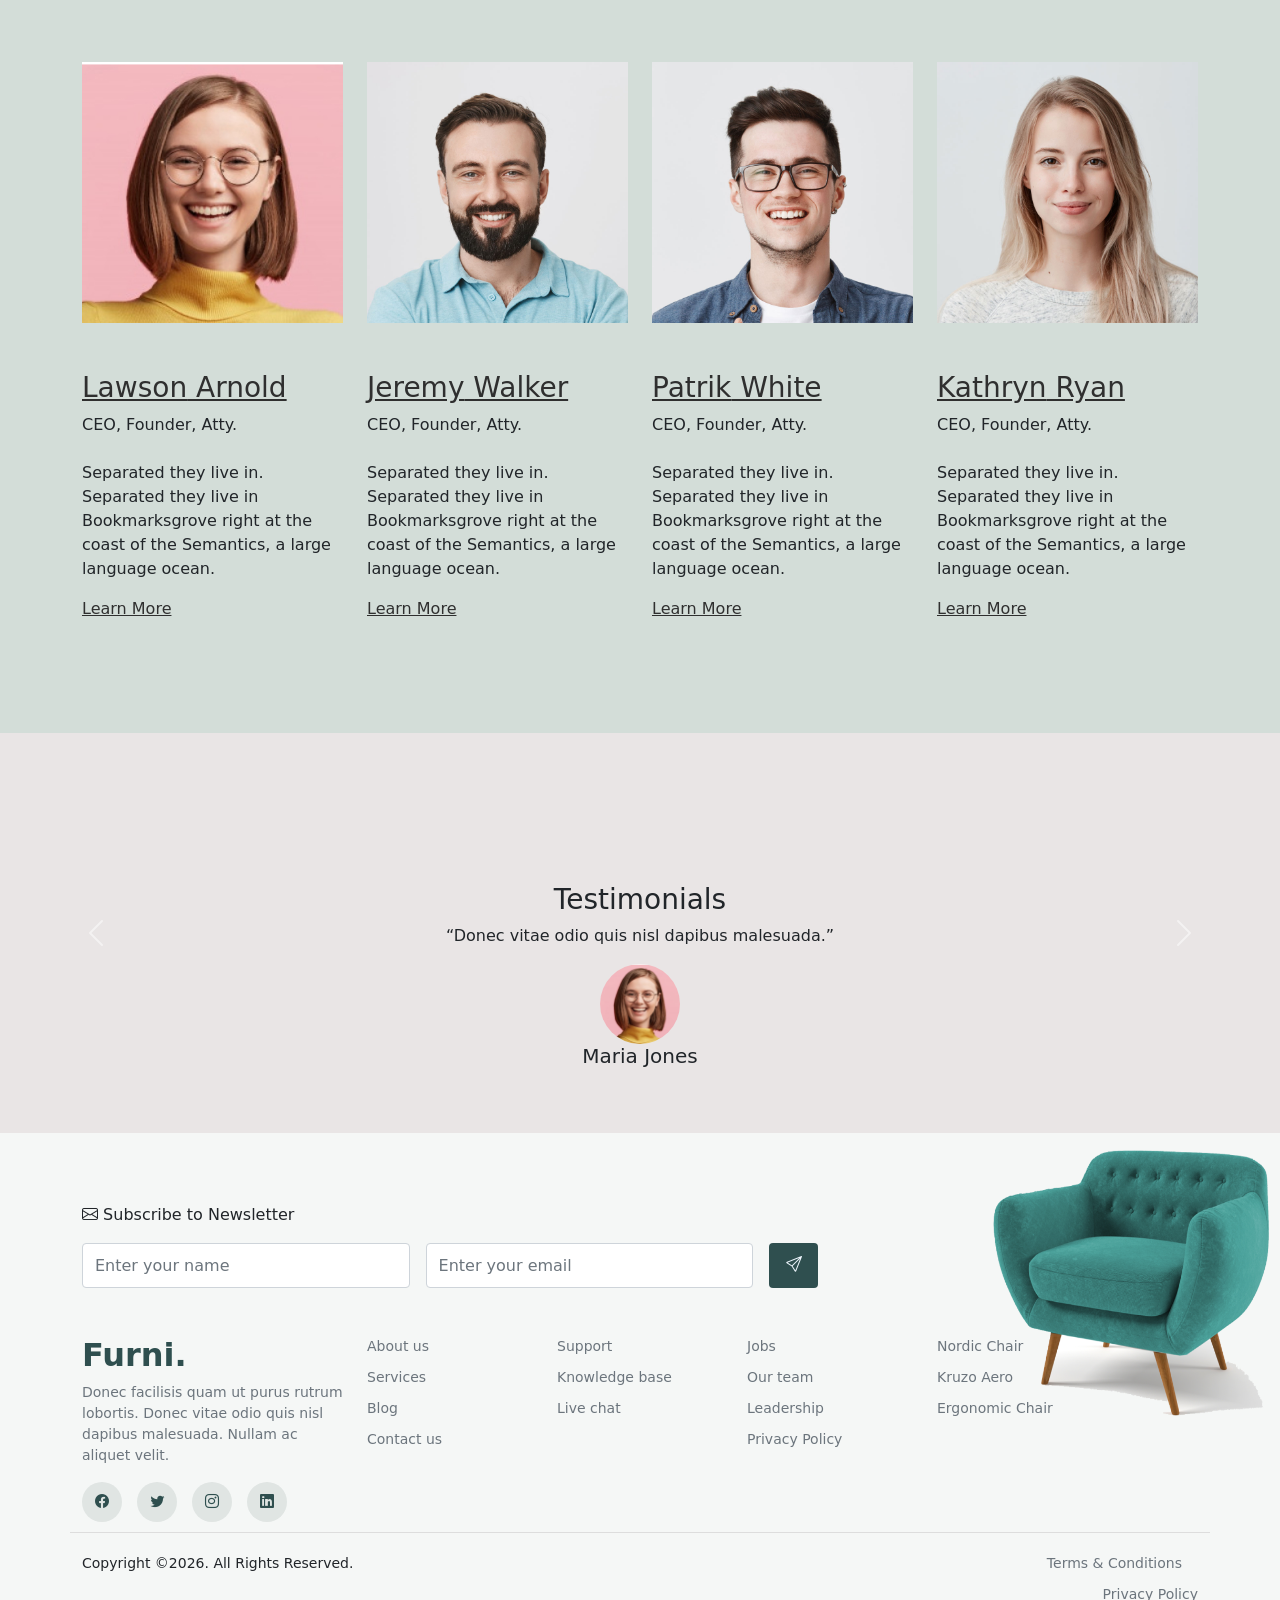
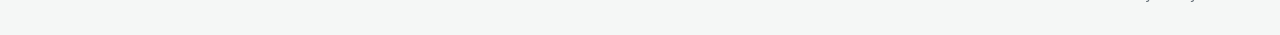
<file: onsite5/about.html>
<!doctype html>
<html lang="en">

<head>
  <meta charset="UTF-8">
  <meta name="viewport" content="width=device-width, initial-scale=1.0">
  <title>Document</title>
  <link rel="stylesheet" href="./style.css">
  <link rel="stylesheet" href="https://cdnjs.cloudflare.com/ajax/libs/font-awesome/6.5.1/css/all.min.css">
  <link href="https://cdn.jsdelivr.net/npm/bootstrap-icons@1.11.1/font/bootstrap-icons.css" rel="stylesheet">
  <link rel="stylesheet" href="./bootstrap.min.css">
</head>

<body>
  <nav class="custom-navbar navbar navbar-expand-md navbar-dark">
    <div class="container">
      <a class="navbar-brand" href="index.html">Furni<span>.</span></a>
      <button class="navbar-toggler" type="button" data-bs-toggle="collapse" data-bs-target="#navbarsFurni">
        <span class="navbar-toggler-icon"></span>
      </button>
      <div class="collapse navbar-collapse" id="navbarsFurni">
        <ul class="custom-navbar-nav navbar-nav ms-auto mb-2 mb-md-0">
          <li class="nav-item active">
            <a class="nav-link" href="index.html">Home</a>
          </li>
          <li class="nav-item">
            <a class="nav-link" href="shop.html">Shop</a>
          </li>
          <li class="nav-item">
            <a class="nav-link" href="about.html">About Us</a>
          </li>
          <li class="nav-item">
            <a class="nav-link" href="services.html">Services</a>
          </li>
          <li class="nav-item">
            <a class="nav-link" href="blog.html">Blog</a>
          </li>
          <li class="nav-item">
            <a class="nav-link" href="contact.html">Contact Us</a>
          </li>
        </ul>
        <ul class="custom-navbar-cta navbar-nav ms-5">
          <li class="nav-item">
            <a class="nav-link" href="#"><img src="user.svg" alt="User" /></a>
          </li>
          <li class="nav-item">
            <a class="nav-link" href="cart.html"><img src="cart.svg" alt="Cart" /></a>
          </li>
        </ul>
      </div>
    </div>
  </nav>
  <div class="hero">
    <div class="container">
      <div class="row justify-content-between">
        <div class="col-lg-5">
          <div class="intro-excerpt">
            <h1>Modern Interior <span>Design Studio</span></h1>
            <p class="mb-4">Donec vitae odio quis nisl dapibus malesuada.</p>
            <p>
              <a href="shop.html" class="btn btn-warning me-2">Shop Now</a>
              <a href="#" class="btn btn-white-outline">Explore</a>
            </p>
          </div>
        </div>
        <div class="col-lg-7">
          <div class="hero-img-wrap">
            <img src="couch.png" class="img-fluid" alt="Hero Image" />
          </div>
        </div>
      </div>
    </div>
  </div>
  <div class="why-choose-section">
    <div class="container">
      <div class="row justify-content-between">
        <!-- Left Column -->
        <div class="col-lg-6">
          <h2 class="section-title">Why Choose Us</h2>
          <p>
            Donec vitae odio quis nisl dapibus malesuada. Nullam ac aliquet
            velit. Aliquam vulputate velit imperdiet dolor tempor tristique.
          </p>

          <div class="row my-5">
            <!-- Feature 1 -->
            <div class="col-6 col-md-6">
              <div class="feature">
                <div class="icon">
                  <img src="truck.svg" alt="Fast & Free Shipping" class="img-fluid" />
                </div>
                <h3>Fast &amp; Free Shipping</h3>
                <p>
                  Donec vitae odio quis nisl dapibus malesuada. Nullam ac
                  aliquet velit. Aliquam vulputate.
                </p>
              </div>
            </div>
            <div class="col-6 col-md-6">
              <div class="feature">
                <div class="icon">
                  <img src="bag.svg" alt="Easy to Shop" class="img-fluid" />
                </div>
                <h3>Easy to Shop</h3>
                <p>
                  Donec vitae odio quis nisl dapibus malesuada. Nullam ac
                  aliquet velit. Aliquam vulputate.
                </p>
              </div>
            </div>

            <!-- Feature 3 -->
            <div class="col-6 col-md-6">
              <div class="feature">
                <div class="icon">
                  <img src="support.svg" alt="24/7 Support" class="img-fluid" />
                </div>
                <h3>24/7 Support</h3>
                <p>
                  Donec vitae odio quis nisl dapibus malesuada. Nullam ac
                  aliquet velit. Aliquam vulputate.
                </p>
              </div>
            </div>
            <!-- Feature 4 -->
            <div class="col-6 col-md-6">
              <div class="feature">
                <div class="icon">
                  <img src="return.svg" alt="Hassle Free Returns" class="img-fluid" />
                </div>
                <h3>Hassle Free Returns</h3>
                <p>
                  Donec vitae odio quis nisl dapibus malesuada. Nullam ac
                  aliquet velit. Aliquam vulputate.
                </p>
              </div>
            </div>
          </div>
        </div>

        <!-- Right Column: Image -->
        <div class="col-lg-5">
          <div class="img-wrap">
            <img src="why-choose-us-img.jpg" alt="Why Choose Us" class="img-fluid" />
          </div>
        </div>
      </div>
    </div>
  </div>
  <div class="untree_co-section">
    <div class="container">
      <div class="row mb-5">
        <div class="col-lg-5 mx-auto text-center">
          <h2 class="section-title">Our Team</h2>
        </div>
      </div>

      <div class="row">
        <!-- Start Column 1 -->
        <div class="col-12 col-md-6 col-lg-3 mb-5 mb-md-0">
          <img src="person-1.jpg" class="img-fluid mb-5" alt="Team Member" />
          <h3>
            <a href="#"><span>Lawson</span> Arnold</a>
          </h3>
          <span class="d-block position mb-4">CEO, Founder, Atty.</span>
          <p>
            Separated they live in. Separated they live in Bookmarksgrove
            right at the coast of the Semantics, a large language ocean.
          </p>
          <p class="mb-0">
            <a href="#" class="more dark">Learn More <span class="icon-arrow_forward"></span></a>
          </p>
        </div>
        <!-- Start Column 2 -->
        <div class="col-12 col-md-6 col-lg-3 mb-5 mb-md-0">
          <img src="person_2.jpg" class="img-fluid mb-5" alt="Team Member" />
          <h3>
            <a href="#"><span>Jeremy</span> Walker</a>
          </h3>
          <span class="d-block position mb-4">CEO, Founder, Atty.</span>
          <p>
            Separated they live in. Separated they live in Bookmarksgrove
            right at the coast of the Semantics, a large language ocean.
          </p>
          <p class="mb-0">
            <a href="#" class="more dark">Learn More <span class="icon-arrow_forward"></span></a>
          </p>
        </div>
        <!-- Start Column 3 -->
        <div class="col-12 col-md-6 col-lg-3 mb-5 mb-md-0">
          <img src="person_3.jpg" class="img-fluid mb-5" alt="Team Member" />
          <h3>
            <a href="#"><span>Patrik</span> White</a>
          </h3>
          <span class="d-block position mb-4">CEO, Founder, Atty.</span>
          <p>
            Separated they live in. Separated they live in Bookmarksgrove
            right at the coast of the Semantics, a large language ocean.
          </p>
          <p class="mb-0">
            <a href="#" class="more dark">
              Learn More <span class="icon-arrow_forward"></span>
            </a>
          </p>
        </div>
        <!-- Start Column 4 -->
        <div class="col-12 col-md-6 col-lg-3 mb-5 mb-md-0">
          <img src="person_4.jpg" class="img-fluid mb-5" alt="Team Member" />
          <h3>
            <a href="#"><span>Kathryn</span> Ryan</a>
          </h3>
          <span class="d-block position mb-4">CEO, Founder, Atty.</span>
          <p>
            Separated they live in. Separated they live in Bookmarksgrove
            right at the coast of the Semantics, a large language ocean.
          </p>
          <p class="mb-0">
            <a href="#" class="more dark">Learn More <span class="icon-arrow_forward"></span></a>
          </p>
        </div>
      </div>
    </div>
  </div>
  <div id="testimonialCarousel" class="carousel slide" data-bs-ride="carousel">
    <div class="carousel-inner text-center">
      <h3>Testimonials</h3>
      <div class="carousel-item active">
        <blockquote>
          <p>“Donec vitae odio quis nisl dapibus malesuada.”</p>
        </blockquote>
        <img src="person-1.jpg" class="rounded-circle" width="80" alt="Maria Jones" />
        <h5>Maria Jones</h5>
      </div>
      <div class="carousel-item">
        <blockquote>
          <p>“Aliquam vulputate velit imperdiet dolor tempor tristique.”</p>
        </blockquote>
        <img src="person_2.jpg" class="rounded-circle" width="80" alt="John Smith" />
        <h5>John Smith</h5>
      </div>
    </div>
    <button class="carousel-control-prev" data-bs-target="#testimonialCarousel" data-bs-slide="prev">
      <span class="carousel-control-prev-icon"></span>
    </button>
    <button class="carousel-control-next" data-bs-target="#testimonialCarousel" data-bs-slide="next">
      <span class="carousel-control-next-icon"></span>
    </button>
  </div>
  <footer class="footer">
    <div class="container">
      <img src="sofa.png" alt="Image" class="img-fluid" />

      <!-- Newsletter -->
      <div class="row mb-5">
        <div class="col-md-8">
          <label class="mb-3 fw-semibold">
            <i class="bi bi-envelope"></i> Subscribe to Newsletter
          </label>
          <div class="d-flex gap-3">
            <input type="text" class="form-control newsletter-input" placeholder="Enter your name" />
            <input type="email" class="form-control newsletter-input" placeholder="Enter your email" />
            <button class="btn newsletter-btn">
              <i class="bi bi-send"></i>
            </button>
          </div>
        </div>
      </div>

      <!-- Footer Links -->
      <div class="row">
        <!-- About -->
        <div class="col-md-3">
          <h2>Furni.</h2>
          <p>
            Donec facilisis quam ut purus rutrum lobortis. Donec vitae odio
            quis nisl dapibus malesuada. Nullam ac aliquet velit.
          </p>

          <div class="social-icons mt-3">
            <a href="#"><i class="bi bi-facebook"></i></a>
            <a href="#"><i class="bi bi-twitter"></i></a>
            <a href="#"><i class="bi bi-instagram"></i></a>
            <a href="#"><i class="bi bi-linkedin"></i></a>
          </div>
        </div>

        <!-- Column 1 -->
        <div class="col-md-2">
          <a href="#">About us</a>
          <a href="#">Services</a>
          <a href="#">Blog</a>
          <a href="#">Contact us</a>
        </div>

        <!-- Column 2 -->
        <div class="col-md-2">
          <a href="#">Support</a>
          <a href="#">Knowledge base</a>
          <a href="#">Live chat</a>
        </div>

        <!-- Column 3 -->
        <div class="col-md-2">
          <a href="#">Jobs</a>
          <a href="#">Our team</a>
          <a href="#">Leadership</a>
          <a href="#">Privacy Policy</a>
        </div>

        <!-- Column 4 -->
        <div class="col-md-3">
          <a href="#">Nordic Chair</a>
          <a href="#">Kruzo Aero</a>
          <a href="#">Ergonomic Chair</a>
        </div>
      </div>

      <!-- Bottom -->
      <div class="row footer-bottom">
        <div class="col-md-6">Copyright ©2026. All Rights Reserved.</div>
        <div class="col-md-6 text-md-end">
          <a href="#" class="me-3">Terms & Conditions</a>
          <a href="#">Privacy Policy</a>
        </div>
      </div>
    </div>
  </footer>
  <script src="./bootstrap.bundle.min.js"></script>
</body>

</html>
</file>
<file: onsite1/style.css>
* {
    margin: 0;
    padding: 0;
    box-sizing: border-box;
}

.container {
    width: 85%;
    margin: 0 auto;
}

.header {
    min-height: 100vh;
    background: url(./headerbg.png);
    background-position: center;
    background-size: cover;
}

.nav {
    background-color: black;
    padding: 20px 0px;
}

.logo {
    float: left;
}

.logo a {
    color: white;
    text-decoration: none;
}

.main-nav {
    float: left;
}

.logo a {
    color: white;
    text-decoration: none;
    font-size: 30px;
    text-transform: uppercase;
    font-family: Arial;
    font-weight: 100;
    letter-spacing: 1px;
}

.main-nav ul li {
    display: inline;
}

.main-nav ul li a {
    text-decoration: none;
    margin-right: 15px;
    font-size: 16px;
    color: white;
    text-transform: uppercase;
    font-family: Arial;
    font-weight: 100;
    letter-spacing: 1px;
    transition: all 1s;
}

.main-nav ul li a:hover {
    color: yellowgreen;
}

.hero {
    width: 80%;
    margin: 100px auto 0 auto;
    text-align: center;
}

.hero h1 {
    font-size: 60px;
    font-family: Arial;
    font-weight: bold;
    text-transform: uppercase;
    letter-spacing: 2px;
    color: #fff;
}

hr {
    width: 50%;
    border: solid 1px #61c2f7;
    margin: 20px auto;
}

.hero p {
    font-size: 18px;
    margin: 25px 25%;
    color: #fff;
    font-family: Arial, Helvetica, sans-serif;
    line-height: 1.5;
}

.hero a {
    text-decoration: none;
    color: #fff;
    padding: 10px 20px;
    border: solid 1px #61c2f7;
    font-weight: bold;
    letter-spacing: 2px;
    font-family: Arial, Helvetica, sans-serif;
}

.design {
    text-align: center;
    padding: 30px 0;
    background-color: #eee;
}

.design h2 {
    font-size: 36px;
    letter-spacing: 2px;
    font-family: Arial, Helvetica, sans-serif;
}

.design p {
    font-size: 18px;
    color: #828282;
    text-align: justify;
    font-family: Arial, Helvetica, sans-serif;
    line-height: 1.5;
    margin-top: 30px;
}

.icons {
    padding: 50px 0px;
}

.row {
    width: 90%;
    margin: auto;
}

.icon {
    float: left;
    width: 30%;
    margin-right: 30px;
    text-align: center;
}

.icon i {
    background-color: #61c2f7;
    padding: 22px;
    color: white;
    font-size: 36px;
    margin-bottom: 15px;
}

.icon h3 {
    font-family: Arial;
    letter-spacing: 1px;
    color: black;
}

.icon p {
    font-size: 18px;
    color: #828282;
    line-height: 1.5;
    font-family: Arial, Helvetica, sans-serif;
}

.gallery {
    padding: 50px 0px;
}

.info {
    text-align: center;
}

.info h2 {
    font-size: 36px;
    letter-spacing: 1px;
    font-family: Arial, Helvetica, sans-serif;
    font-weight: bold;
    text-transform: uppercase;
    color: black;
}

.info p {
    font-size: 18px;
    font-family: Arial, Helvetica, sans-serif;
    color: #828282;
    margin-bottom: 25px;
}

.x-row {
    width: 100%;
}

.x-row .item {
    width: 31%;
    margin: 1%;
    float: left;
}

.x-row .item img {
    width: 100%;
}

.contact {
    background-image: url(./contactbg.png);
    background-size: cover;
    height: 600px;
    padding: 50px 0;
    position: relative;
    margin-top: 880px;
}

.contact-overlay {
    position: absolute;
    top: 0;
    right: 0;
    left: 0;
    bottom: 0;
    background-color: rgba(45, 57, 80, .8);
}

.contact-info {
    text-align: center;
    margin-top: 100px;
}

.contact-info h2 {
    font-size: 35px;
    font-family: Arial, Helvetica, sans-serif;
    font-weight: bold;
    text-transform: uppercase;
    letter-spacing: 1px;
    color: white;
}

.contact-info p {
    color: #828281;
    font-size: 18px;
    font-family: Arial, Helvetica, sans-serif;
    margin-bottom: 40px;
}

.contact-form {
    width: 600px;
    text-align: center;
    margin: 20px auto;
}

.contact-form input[type=text],
input[type=email],
textarea {
    width: 600px;
    padding: 15px;
    margin-bottom: 15px;
    background: transparent;
    display: block;
}

span {
    background: transparent;
    padding: 10px 30px;
    color: white;
    font-size: 16px;
    margin-left: 40px;
    color: white;
    float: left;
}

input[type=checkbox] {
    margin-right: 20px;
}

input[type=submit] {
    background: transparent;
    padding: 10px 30px;
    color: white;
    font-size: 16px;
    border: solid 1px #61c2f7;
}
</file>
<file: onsite5/style.css>
*{
  margin: 0px;
  padding: 0px;
  box-sizing: border-box;
}
:root {
  --primary: #3b5d50;
  --accent: #f9bf29;
  --light: #f8f9fa;
  --dark: #2f2f2f;
}


body {
  font-family: "Poppins", sans-serif;
  color: var(--dark);
}

a {
  text-decoration: none;
  transition: 0.3s;
}

.section-padding {
  padding: 80px 0;
}

.custom-navbar {
  background: var(--primary);
  padding: 20px 0;
}

.custom-navbar .navbar-brand {
  font-size: 28px;
  font-weight: 700;
  color: #fff;
}

.custom-navbar .navbar-brand span {
  opacity: 0.4;
}

.custom-navbar .nav-link {
  color: rgba(255, 255, 255, 0.7);
  margin-left: 20px;
}

.custom-navbar .nav-link:hover,
.custom-navbar .nav-link.active {
  color: #fff;
}

.hero {
  background: var(--primary);
  padding: 100px 0;
  color: #fff;
}

.hero h1 {
  font-size: 48px;
  font-weight: 700;
}

.hero p {
  opacity: 0.8;
}

.btn-secondary {
  background: var(--accent);
  border: none;
  color: var(--dark);
  border-radius: 30px;
  padding: 10px 25px;
}

.btn-white-outline {
  border: 2px solid #fff;
  color: #fff;
  border-radius: 30px;
  padding: 10px 25px;
}

.btn-white-outline:hover {
  background: #fff;
  color: var(--dark);
}

.product-section {
  padding: 80px 0;
  background: #fff;
}

.product-item {
  position: relative;
  padding: 40px 20px;
  text-align: center;
  border-radius: 20px;
  overflow: hidden;
  transition: 0.3s;
}

.product-item::before {
  content: "";
  position: absolute;
  width: 100%;
  height: 0%;
  bottom: 0;
  left: 0;
  background: rgba(59, 93, 80, 0.1);
  transition: 0.3s ease;
  z-index: 0;
}

.product-item:hover::before {
  height: 100%;
}

.product-item img,
.product-item h3,
.product-item strong {
  position: relative;
  z-index: 2;
}

.product-item:hover {
  transform: translateY(-10px);
}

.product-item h3 {
  font-size: 18px;
  margin-top: 15px;
}

.product-item strong {
  display: block;
  margin-top: 5px;
  font-size: 16px;
}


.why-choose-section {
  padding: 80px 0;
  background: var(--light);
}

.why-choose-section h2 {
  font-weight: 700;
}

.we-help-section {
  padding: 80px 0;
}

.we-help-section h2 {
  font-weight: 700;
}


.testimonial-section {
  padding: 80px 0;
  background: var(--light);
}

.testimonial-section p {
  font-style: italic;
  font-size: 20px;
}

.blog-section {
  padding: 80px 0;
}

.blog-section img {
  border-radius: 20px;
  transition: 0.3s;
}

.blog-section img:hover {
  transform: scale(1.05);
}

.footer-section {
  background: #ffffff;
  padding: 80px 0 40px;
}

.footer-heading {
  font-weight: 600;
}

.footer-logo {
  font-size: 28px;
  font-weight: 700;
}

.footer-links li {
  margin-bottom: 10px;
}

.footer-links a {
  color: #6c757d;
}

.footer-links a:hover {
  color: var(--primary);
}

.footer-section form input {
  border-radius: 30px;
  padding: 10px 15px;
}

.footer-section form button {
  border-radius: 30px;
}

.footer-section hr {
  opacity: 0.1;
}
.custom-navbar {
  background-color: #3b5d50;
  padding: 20px 0;
}

.custom-navbar .navbar-brand {
  font-size: 32px;
  font-weight: 600;
}

.custom-navbar .navbar-brand span {
  opacity: 0.4;
}

.custom-navbar .custom-navbar-nav li a {
  color: #ffffff;
  opacity: 0.5;
}

.custom-navbar .custom-navbar-nav li a:hover,
.custom-navbar .custom-navbar-nav li.active a {
  opacity: 1;
}
.hero {
  background: #3b5d50;
  padding: calc(4rem - 30px) 0 0 0;
}
.hero .intro-excerpt {
  position: relative;
  z-index: 4;
}
.hero h1 {
  font-weight: 700;
  color: #ffffff;
  margin-bottom: 30px;
}
.hero p {
  color: rgba(255, 255, 255, 0.5);
  margin-bottom: 30px;
}
.hero .hero-img-wrap {
  position: relative;
}
.hero .hero-img-wrap img {
  position: relative;
  top: 0;
  right: 0;
  left: -20px;
  z-index: 2;
  max-width: 780px;
}

.hero .hero-img-wrap:after {
  content: "";
  position: absolute;
  width: 255px;
  height: 217px;
  background-image: url("dots-light.svg");
  background-size: contain;
  background-repeat: no-repeat;
  right: -100px;
  top: 0;
}
.product -section {
  padding: 7rem 0;
}
.product-item {
  text-align: center;
  position: relative;
  padding-bottom: 50px;
}
.product -item:hover img {
  transform: translateY(-20px);
}
.icon-cross {
  width: 35px;
  height: 35px;
  background: #2f2f2f;
  border-radius: 50%;
  position: absolute;
  bottom: 10px;
  left: 50%;
  transform: translateX(-50%);
}
.why-choose-section {
  padding: 7rem 0;
}
.why-choose-section .img-wrap {
  position: relative;
}
.why-choose-section .img-wrap:before {
  position: absolute;
  content: "";
  width: 255px;
  height: 217px;
  background-image: url("./dots-yellow.svg");
  background-repeat: no-repeat;
  background-size: contain;
  transform: translate(-40%, -40%);
  z-index: -1;
}
.why-choose-section .img-wrap img {
  border-radius: 20px;
}
.feature {
  margin-bottom: 30px;
}
.feature .icon {
  display: inline-block;
  position: relative;
  margin-bottom: 20px;
}
.feature .icon:before {
  content: "";
  width: 33px;
  height: 33px;
  position: absolute;
  background: rgba(59, 93, 80, 0.2);
  border-radius: 50%;
  right: -8px;
  bottom: 0;
}
.feature h3 {
  font-size: 14px;
  color: #2f2f2f;
}
.feature p {
  font-size: 14px;
  line-height: 22px;
  color: #6a6a6a;
}

#testimonialCarousel {
  width: 100%;
  height: 400px;
  background-color: #e9e5e5;

  padding-top: 150px;
}

.carousel-control-prev-icone,
.carousel-control-next-icone {
  width: 50px;
  height: 50px;
  background-color: #2f4f4f;
  border-radius: 50%;
  padding-top: 150px;
}
.blog-section {
  padding: 7rem 0 12rem;
}
.blog-section a {
  color: #2f2f2f;
}

.blog-section .post-entry a {
  text-decoration: none;
  color: #2f2f2f;
}

.blog-section .post-entry .post-thumbnail {
  display: block;
  margin-bottom: 20px;
}

.blog-section .post-entry .post-thumbnail img {
  border-radius: 20px;
  transition: 0.3s all ease;
}

.blog-section .post-entry .post-content-entry {
  padding: 0 15px;
}
.blog-section .post-entry .post-content-entry h3 {
  font-size: 16px;
  font-weight: 600;
  margin-bottom: 7px;
}

.blog-section .post-entry .post-content-entry .meta {
  font-size: 14px;
}

.blog-section .post-entry .post-content-entry .meta a {
  font-weight: 600;
}

.blog-section .post-entry:hover .post-thumbnail img {
  opacity: 0.7;
}

.footer {
  background-color: #f5f7f6;
  padding: 70px 0 20px;
  position: relative;
}

.footer h2 {
  font-weight: 600;
  color: #2f4f4f;
}
.footer button {
  background-color: #2f4f4f;
  width: 80px;
  color: aliceblue;
}

.footer p {
  color: #6c757d;
  font-size: 14px;
}

.footer a {
  text-decoration: none;
  color: #6c757d;
  font-size: 14px;
  display: block;
  margin-bottom: 10px;
}

.footer .social-icons a:hover {
  background-color: #284141;
  color: #f5f7f6;
}

.newsletter-input {
  border-radius: 8px;
  height: 45px;
}

.newsletter-btn {
  background-color: #2f4f4f;
  color: white;
  border-radius: 8px;
  width: 50px;
  height: 45px;
}

.social-icons a {
  width: 40px;
  height: 40px;
  background-color: #e0e5e3;
  display: inline-flex;
  align-items: center;
  justify-content: center;
  border-radius: 50%;
  margin-right: 10px;
  color: #2f4f4f;
}

.footer-bottom {
  border-top: 1px solid #ddd;
  margin-top: 40px;
  padding-top: 20px;
  font-size: 14px;
}
.footer img {
  width: 300px;
  height: 300px;
  position: absolute;
  right: 0%;
  top: 0%;
}
.untree_co-section {
  padding: 7rem 0;
}
h3 a {
  color: #2f2f2f;
}
p a {
  color: #2f2f2f;
}
h3 a:hover {
  text-decoration: none;
}
p a:hover {
  text-decoration: none;
}
.why-choose-section {
  padding: 7rem 0;
}
.why-choose-section .img-wrap {
  position: relative;
}
.why-choose-section .img-wrap::before {
  position: absolute;
  content: "";
  width: 255px;
  height: 217px;
  background-image: url("./dots-yellow.svg");
  background-repeat: no-repeat;
  background-size: contain;
  transform: translate(-40%, -40%);
  z-index: -1;
}
.why-choose-section .img-wrap img {
  border-radius: 20px;
}
.feature {
  margin-bottom: 30px;
}
.feature .icon {
  display: inline -block;
  position: relative;
  margin-bottom: 20px;
}
.feature .icon::before {
  content: "";
  width: 33px;
  height: 33px;
  position: absolute;
  background: rgba(59, 93, 80, 0.2);
  border-radius: 50%;
  right: -8px;
  bottom: 0;
}
.feature h3 {
  font-size: 14px;
  color: #2f2f2f;
}
.feature p {
  font-size: 14px;
  line-height: 22px;
  color: #6a6a6a;
}
.blog-section {
  padding: 7rem 0 12rem 0;
  background-color: #e2e3e4;
  height: auto;
}

.blog-section .post-entry a {
  text-decoration: none;
}

.blog-section .post-entry .post-thumbnail {
  display: block;
  margin-bottom: 20px;
}

.blog-section .post-entry .post-thumbnail img {
  border-radius: 20px;
  -webkit-transition: 0.3s all ease;
  -o-transition: 0.3s all ease;
  transition: 0.3s all ease;
}

.blog-section .post-entry .post-content-entry {
  padding-left: 15px;
  padding-right: 15px;
}
.blog-section .post-entry .post-content-entry h3 {
  font-size: 16px;
  font-weight: 600;
  margin-bottom: 7px;
}

.blog-section .post-entry .post-content-entry .meta {
  font-size: 14px;
}

.blog-section .post-entry .post-content-entry .meta a {
  font-weight: 600;
}

.blog-section .post-entry:hover .post-thumbnail img,
.blog-section .post-entry:focus .post-thumbnail img {
  opacity: 0.7;
}
.product-section {
  padding: 7rem 0;
}

.product-section .product-item {
  text-align: center;
  text-decoration: none;
  display: block;
  position: relative;
  padding-bottom: 50px;
  cursor: pointer;
}

.product-section .product-item .product-thumbnail {
  margin-bottom: 30px;
  position: relative;
  top: 0;
  transition: 0.3s all ease;
}

.product-section .product-item h3 {
  font-weight: 600;
  font-size: 16px;
}
.product-section .product-item strong {
  font-weight: 800 !important;
  font-size: 18px !important;
}
.product-section .product-item h3,
.product-section .product-item strong {
  color: #2f2f2f;
  text-decoration: none;
}
.product-section .product-item .icon-cross {
  position: absolute;
  width: 35px;
  height: 35px;
  display: inline-block;
  background: #2f2f2f;
  bottom: 15px;
  left: 50%;
  transform: translateX(-50%);
  margin-bottom: -17.5px;
  border-radius: 50%;
  opacity: 0;
  visibility: hidden;
  transition: 0.3s all ease;
}
.product-section .product-item .icon-cross img {
  position: absolute;
  left: 50%;
  top: 50%;
  transform: translate(-50%, -50%);
}
.product-section .product-item:before {
  bottom: 0;
  left: 0;
  right: 0;
  position: absolute;
  content: "";
  background: #dce5e4;
  height: 0%;
  z-index: -1;
  border-radius: 10px;
  transition: 0.3s all ease;
}
.product-section .product-item:hover .product-thumbnail {
  top: -25px;
}
.product-section .product-item:hover:before {
  height: 70%;
}
.product-section .product-item:hover .icon-cross {
  bottom: 0;
  opacity: 1;
  visibility: visible;
}
.service {
  line-height: 1.5;
}
.untree_co-section {
  background-color: #d3ddd8;
}
.service .service-icon {
  border-radius: 10px;
  -webkit-box-flex: 0;
  -ms-flex: 0 0 50px;
  flex: 0 0 50px;
  height: 50px;
  line-height: 50px;
  text-align: center;
  background-color: #3b5d50;
  margin-right: 20px;
  color: #ffffff;
}
textarea {
  height: auto !important;
}
/* .hero-img-wrap{
  background-image: url("dots-green.svg");
} */
</file>
<file: style.css>
.hero {
    padding: 100px 0;
    
}
body{
background: linear-gradient(135deg,#020024,#2a5298);
background-size: cover;
background-attachment: fixed;
color: white;
}

nav{
    background: linear-gradient(135deg,#020024,#2a5298);
}

.hero h1 {            
    font-size: 50px;
    font-weight: bold;
}

.card {
    transition: 0.3s;
}

.card:hover {
    transform: scale(1.05);
}
.skill-card{
border-radius:15px;
overflow:hidden;
transition:0.3s;
box-shadow:0 10px 20px rgba(0,0,0,0.3);
background:white;
}

.skill-card img{
padding:20px;
height:120px;
object-fit:contain;
}

.skill-card h4{
padding:10px;
margin:0;
}

.skill-card:hover{
transform:translateY(-10px);
box-shadow:0 20px 40px rgba(0,0,0,0.5);
}


#topBtn{
    position: fixed;
    bottom: 20px;
    right: 20px;
    background: #0d053d;
    color: white;
    border: none;
    padding: 10px 15px;
    border-radius: 50%;
    cursor: pointer;
    display: none;
} 

.dark {
    background: #121212;
    color: white;
}

.dark .bg-light {
    background: #1e1e1e !important;
}

.hero img {
    width: 100%;
    height: 300px;
    border-radius: 10px;
}

.card img {
    height: 200px;
}

#logo img{
    height: 300px;
    border-radius: 15px;
}

#link{
    text-decoration: none;
    color: #121212;
}
</file>
